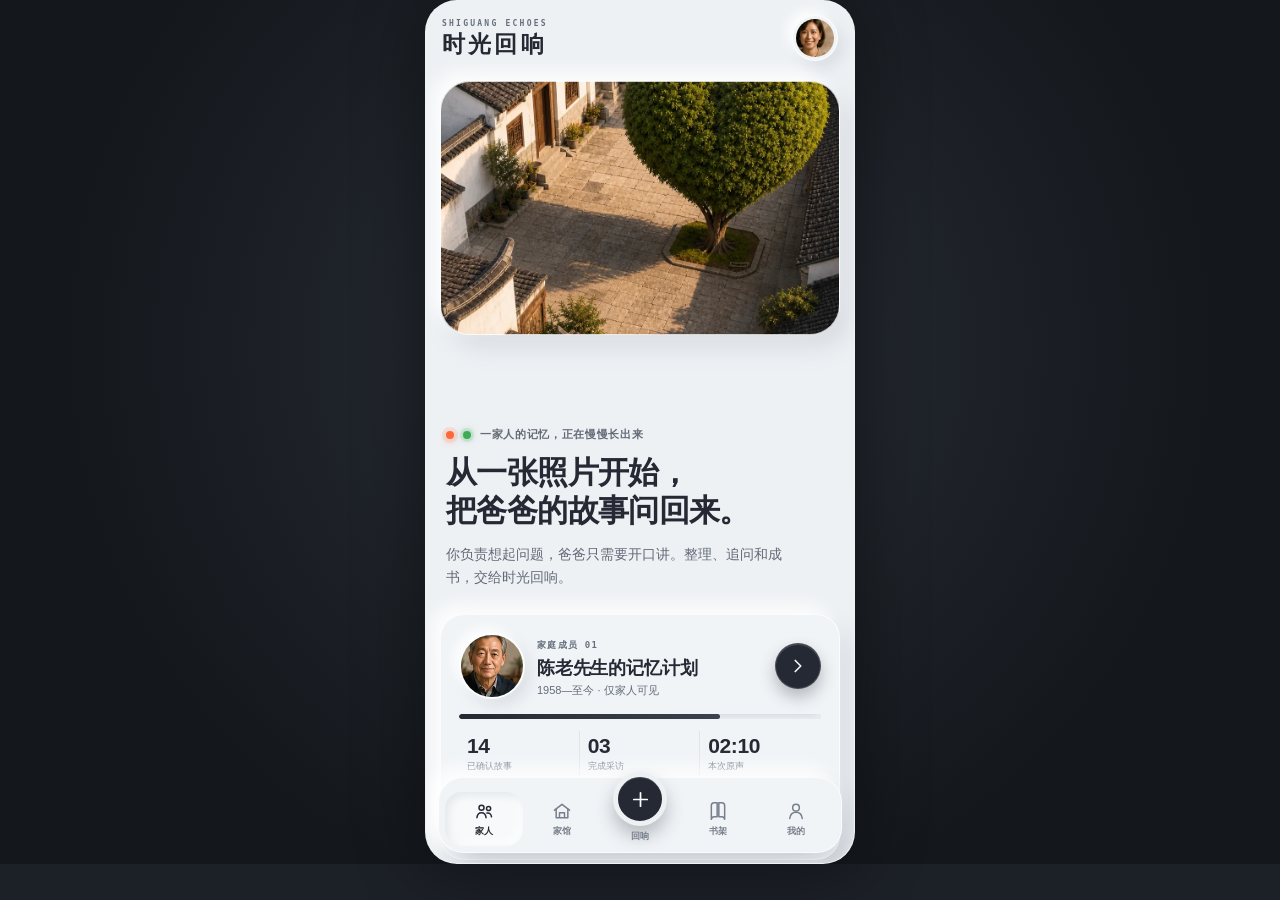
<file: index.html>
<!doctype html>
<html lang="zh-CN">
<head>
  <meta charset="utf-8">
  <meta name="viewport" content="width=device-width,initial-scale=1,viewport-fit=cover">
  <meta name="theme-color" content="#17110b">
  <meta name="description" content="时光回响路演 H5：家人发起采访，让长辈的亲口讲述进入 3D 家庭记忆馆并汇集为人生之书。">
  <title>时光回响 · 家庭记忆馆</title>
  <link rel="stylesheet" href="styles.css?v=3.0.23c">
  <link rel="stylesheet" href="panorama.css?v=3.0.23">
</head>
<body data-shell="family">
  <svg class="svg-sprite" aria-hidden="true">
    <symbol id="i-back" viewBox="0 0 24 24"><path d="m15 18-6-6 6-6"/></symbol>
    <symbol id="i-chev" viewBox="0 0 24 24"><path d="m9 18 6-6-6-6"/></symbol>
    <symbol id="i-up" viewBox="0 0 24 24"><path d="m6 15 6-6 6 6"/></symbol>
    <symbol id="i-down" viewBox="0 0 24 24"><path d="m6 9 6 6 6-6"/></symbol>
    <symbol id="i-x" viewBox="0 0 24 24"><path d="m6 6 12 12M18 6 6 18"/></symbol>
    <symbol id="i-menu" viewBox="0 0 24 24"><path d="M5 7h14M5 12h14M5 17h14"/></symbol>
    <symbol id="i-home" viewBox="0 0 24 24"><path d="m3 11 9-7 9 7"/><path d="M5 10v10h14V10M9 20v-6h6v6"/></symbol>
    <symbol id="i-people" viewBox="0 0 24 24"><circle cx="9" cy="8" r="3"/><path d="M3.5 20c.4-4.1 2.2-6 5.5-6s5.1 1.9 5.5 6"/><circle cx="17.5" cy="9" r="2.5"/><path d="M15.5 14.5c3.2-.6 5.1 1.1 5.5 4.5"/></symbol>
    <symbol id="i-plus" viewBox="0 0 24 24"><path d="M12 5v14M5 12h14"/></symbol>
    <symbol id="i-book" viewBox="0 0 24 24"><path d="M4 5.5A3.5 3.5 0 0 1 7.5 2H11v17H7.5A3.5 3.5 0 0 0 4 22Z"/><path d="M20 5.5A3.5 3.5 0 0 0 16.5 2H13v17h3.5A3.5 3.5 0 0 1 20 22Z"/></symbol>
    <symbol id="i-user" viewBox="0 0 24 24"><circle cx="12" cy="8" r="4"/><path d="M4.5 21c.5-5 3-7.5 7.5-7.5s7 2.5 7.5 7.5"/></symbol>
    <symbol id="i-mic" viewBox="0 0 24 24"><rect x="8" y="3" width="8" height="13" rx="4"/><path d="M5 11a7 7 0 0 0 14 0M12 18v3M8 21h8"/></symbol>
    <symbol id="i-play" viewBox="0 0 24 24"><path d="m8 5 11 7-11 7Z"/></symbol>
    <symbol id="i-pause" viewBox="0 0 24 24"><path d="M8 5v14M16 5v14"/></symbol>
    <symbol id="i-check" viewBox="0 0 24 24"><path d="m5 12 4 4L19 6"/></symbol>
    <symbol id="i-lock" viewBox="0 0 24 24"><rect x="5" y="10" width="14" height="11" rx="2"/><path d="M8 10V7a4 4 0 0 1 8 0v3"/></symbol>
    <symbol id="i-photo" viewBox="0 0 24 24"><rect x="3" y="4" width="18" height="16" rx="2"/><circle cx="9" cy="9" r="2"/><path d="m4 17 5-5 4 4 2-2 5 5"/></symbol>
    <symbol id="i-send" viewBox="0 0 24 24"><path d="m3 11 18-8-8 18-2-8Z"/><path d="m11 13 5-5"/></symbol>
    <symbol id="i-clock" viewBox="0 0 24 24"><circle cx="12" cy="12" r="9"/><path d="M12 7v5l3 2"/></symbol>
    <symbol id="i-more" viewBox="0 0 24 24"><circle cx="5" cy="12" r="1.2"/><circle cx="12" cy="12" r="1.2"/><circle cx="19" cy="12" r="1.2"/></symbol>
    <symbol id="i-volume" viewBox="0 0 24 24"><path d="M5 10v4h3l4 4V6L8 10Z"/><path d="M16 9a5 5 0 0 1 0 6M18.5 6.5a8.5 8.5 0 0 1 0 11"/></symbol>
    <symbol id="i-door" viewBox="0 0 24 24"><path d="M5 21V4l12-2v19M5 21h14"/><circle cx="14" cy="12" r=".8"/></symbol>
    <symbol id="i-spark" viewBox="0 0 24 24"><path d="m12 2 1.3 5.7L19 9l-5.7 1.3L12 16l-1.3-5.7L5 9l5.7-1.3Z"/><path d="m19 15 .6 2.4L22 18l-2.4.6L19 21l-.6-2.4L16 18l2.4-.6Z"/></symbol>
    <symbol id="i-share" viewBox="0 0 24 24"><circle cx="18" cy="5" r="2.5"/><circle cx="6" cy="12" r="2.5"/><circle cx="18" cy="19" r="2.5"/><path d="m8.2 10.8 7.6-4.5M8.2 13.2l7.6 4.5"/></symbol>
    <symbol id="i-box" viewBox="0 0 24 24"><path d="m4 7 8-4 8 4-8 4Z"/><path d="M4 7v10l8 4 8-4V7M12 11v10"/></symbol>
    <symbol id="i-rotate" viewBox="0 0 24 24"><path d="M20 8a8 8 0 1 0 .7 6.7"/><path d="M20 3v5h-5"/></symbol>
  </svg>

  <div class="app" id="app">
    <section class="screen is-active family-home" id="s-family" data-shell="family" aria-labelledby="family-title">
      <header class="topbar topbar--transparent">
        <div class="brand-lockup">
          <small>SHIGUANG ECHOES</small>
          <strong>时光回响</strong>
        </div>
        <button class="avatar-button" data-go="s-me" aria-label="打开我的页面"><img src="assets/people/daughter.jpg" alt="小陈"></button>
      </header>
      <div class="family-hero">
        <div class="hero-kicker"><span class="led led--green"></span>一家人的记忆，正在慢慢长出来</div>
        <h1 id="family-title">从一张照片开始，<br>把爸爸的故事问回来。</h1>
        <p>你负责想起问题，爸爸只需要开口讲。整理、追问和成书，交给时光回响。</p>
      </div>

      <article class="project-card brass-card">
        <div class="project-card__top">
          <div class="portrait portrait--lg"><img src="assets/people/dad.jpg" alt="陈老先生"></div>
          <div class="project-card__identity"><span>家庭成员 01</span><h2>陈老先生的记忆计划</h2><p>1958—至今 · 仅家人可见</p></div>
          <button class="icon-button icon-button--dark" data-go="s-project" aria-label="打开项目"><svg class="icon"><use href="#i-chev"/></svg></button>
        </div>
        <div class="progress-track"><i style="width:72%"></i></div>
        <div class="project-stats"><div><b>14</b><span>已确认故事</span></div><div><b>03</b><span>完成采访</span></div><div><b>02:10</b><span>本次原声</span></div></div>
        <button class="primary-button primary-button--wide" data-go="s-project">继续整理爸爸的故事<svg class="icon"><use href="#i-chev"/></svg></button>
      </article>

      <section class="section-block pending-card">
        <div class="section-heading"><div><span>本周的一问</span><h2>一张照片，等爸爸开口</h2></div><span class="status-pill status-pill--warm">待发送</span></div>
        <button class="story-row" data-go="s-create">
          <img src="assets/story/wenrufang-1978.webp" alt="文儒坊门洞旁的陈老先生，用户提供的演示照片">
          <span><b id="familyQuestionText">站在文儒坊门洞旁边的人，是您吗？</b><small>小陈准备发起采访</small></span>
          <svg class="icon"><use href="#i-chev"/></svg>
        </button>
      </section>

      <section class="section-block recent-card">
        <div class="section-heading"><div><span>最近收进家馆</span><h2>父亲确认过的片段</h2></div><button class="text-button" data-go="s-home">进入家馆</button></div>
        <div class="memory-strip">
          <article><span class="year">2012</span><b>退休那天的茶</b><small>原声 · 00:17</small></article>
          <article><span class="year">1990</span><b>台风夜守屋</b><small>原声 · 00:18</small></article>
          <article><span class="year">1986</span><b>搬进老房子的那天</b><small>原声 · 00:20</small></article>
        </div>
      </section>
      <div class="screen-bottom-space"></div>
    </section>

    <section class="screen paper-screen" id="s-project" data-shell="family" aria-labelledby="project-title">
      <header class="topbar">
        <button class="icon-button" data-back aria-label="返回"><svg class="icon"><use href="#i-back"/></svg></button>
        <div class="topbar-title"><small>家庭成员</small><strong id="project-title">陈老先生</strong></div>
        <button class="icon-button is-coming" data-toast="项目设置将在正式版开放" aria-label="更多设置"><svg class="icon"><use href="#i-more"/></svg></button>
      </header>
      <div class="person-hero">
        <div class="portrait portrait--xl"><img src="assets/people/dad.jpg" alt="陈老先生"></div>
        <div><span class="eyebrow">MEMORY PROJECT 01</span><h1>爸爸的人生故事</h1><p>14 段本人确认 · 3 次家人采访</p></div>
      </div>
      <div class="project-meter"><div class="project-meter__label"><span>人生之书完成度</span><strong>72%</strong></div><div class="progress-track progress-track--paper"><i style="width:72%"></i></div><p>已收录 14 段本人确认的记忆；完成下一次采访即可形成第一版完整章节。</p></div>

      <section class="section-block section-block--flat">
        <div class="section-heading"><div><span>下一次采访</span><h2>从文儒坊这张照片开始</h2></div></div>
        <article class="feature-story">
          <div class="feature-story__image"><img src="assets/story/wenrufang-1978.webp" alt="文儒坊门洞旧照，用户提供的演示照片"><span>用户提供的演示照片</span></div>
          <div class="feature-story__body"><b>“这个门后面，就是我们每天回家的路。”</b><p>围绕人物、声音、邻里和变化，AI 会逐步追问。</p></div>
          <button class="primary-button primary-button--wide" data-go="s-create"><svg class="icon"><use href="#i-mic"/></svg>发起这次采访</button>
        </article>
      </section>

      <section class="section-block section-block--flat">
        <div class="section-heading"><div><span>已经留下的年份</span><h2>爸爸的人生时间线</h2></div><button class="text-button" data-go="s-gallery">走进长廊</button></div>
        <div class="timeline-mini">
          <div><time>1958</time><i></i><span><b>出生在福州</b><small>家庭资料</small></span></div>
          <div><time>1975</time><i></i><span><b>第一份工作</b><small>原声 · 00:35</small></span></div>
          <div><time>1978</time><i></i><span><b>文儒坊的照片</b><small>本次采访</small></span></div>
          <div><time>2012</time><i></i><span><b>退休那天</b><small>本人已确认</small></span></div>
        </div>
      </section>
      <div class="screen-bottom-space"></div>
    </section>

    <section class="screen paper-screen" id="s-create" data-shell="family" aria-labelledby="create-title">
      <header class="topbar">
        <button class="icon-button" data-back aria-label="返回"><svg class="icon"><use href="#i-back"/></svg></button>
        <div class="topbar-title"><small>一次只问一件事</small><strong id="create-title">发起采访</strong></div>
        <span class="step-count" id="createStepCount">1 / 3</span>
      </header>
      <div class="step-rail" aria-label="采访创建步骤"><i class="is-on"></i><i></i><i></i></div>

      <div class="create-step is-on" data-create-step="0">
        <div class="step-intro"><span>第一步</span><h1>选择一张能让爸爸开口的照片</h1><p>不要一次讲完整个人生，先从一个具体画面开始。</p></div>
        <button class="photo-picker is-selected">
          <img src="assets/story/wenrufang-1978.webp" alt="文儒坊门洞旁的陈老先生，用户提供的演示照片">
          <span class="photo-picker__check"><svg class="icon"><use href="#i-check"/></svg></span>
          <span class="photo-picker__caption"><b>文儒坊门洞</b><small>1978 年 · 用户提供的演示照片</small></span>
        </button>
        <button class="secondary-button secondary-button--wide" data-toast="Demo 已固定使用文儒坊案例照片"><svg class="icon"><use href="#i-plus"/></svg>从相册添加另一张</button>
      </div>

      <div class="create-step" data-create-step="1">
        <div class="step-intro"><span>第二步</span><h1>先问一个最容易回答的问题</h1><p>问题越具体，越容易带回声音、人物和生活细节。</p></div>
        <div class="question-editor">
          <span class="question-editor__label">你想问爸爸</span>
          <textarea id="questionInput" rows="5">您先看看，站在文儒坊门洞旁边的这个人，是您吗？</textarea>
          <div class="question-editor__tip"><svg class="icon"><use href="#i-spark"/></svg><span><b>AI 建议</b>先确认照片里的人，再追问这张照片为什么重要。</span></div>
        </div>
        <div class="suggestion-chips"><button data-question="女儿为什么特别想在这个门口给您拍照？">为什么在这里拍？</button><button data-question="您那时候每天经过这道门，通常是去做什么？">每天从这里去哪？</button></div>
      </div>

      <div class="create-step" data-create-step="2">
        <div class="step-intro"><span>第三步</span><h1>看看爸爸将收到什么</h1><p>他只会看到照片、你的问题和一个开始按钮。</p></div>
        <div class="invite-preview-card">
          <div class="invite-preview-card__sender"><img src="assets/people/daughter.jpg" alt="小陈"><span><small>您的女儿 · 小陈</small><b>想请您聊聊这张旧照片</b></span></div>
          <img class="invite-preview-card__photo" src="assets/story/wenrufang-1978.webp" alt="文儒坊门洞旧照，用户提供的演示照片">
          <blockquote id="inviteQuestion">“您先看看，站在文儒坊门洞旁边的这个人，是您吗？”</blockquote>
          <div class="privacy-line"><svg class="icon"><use href="#i-lock"/></svg>只有您同意的家人可以看见</div>
        </div>
      </div>

      <div class="sticky-action">
        <button class="secondary-button" id="createPrev" hidden>上一步</button>
        <button class="primary-button" id="createNext">选好了，写问题</button>
      </div>
    </section>

    <section class="screen paper-screen" id="s-invite-sent" data-shell="family" aria-labelledby="sent-title">
      <header class="topbar">
        <button class="icon-button" data-go="s-project" aria-label="返回项目"><svg class="icon"><use href="#i-back"/></svg></button>
        <div class="topbar-title"><small>采访任务</small><strong id="sent-title">邀请已准备好</strong></div>
        <button class="icon-button" id="shareInterviewLink" aria-label="分享采访链接"><svg class="icon"><use href="#i-share"/></svg></button>
      </header>
      <div class="success-seal"><svg class="icon"><use href="#i-send"/></svg><i></i></div>
      <div class="success-copy"><span>INVITATION READY</span><h1>这一问，已经送到爸爸面前。</h1><p>正式产品会通过微信送达。本次路演直接查看陈老先生收到的页面。</p></div>
      <section class="share-link-card" aria-labelledby="share-link-title">
        <div class="share-link-card__head"><span><svg class="icon"><use href="#i-share"/></svg></span><div><small>WECHAT INTERVIEW LINK</small><h2 id="share-link-title">微信采访链接已生成</h2></div></div>
        <label for="interviewShareUrl">陈老先生打开链接后，直接进入极简采访页</label>
        <div class="share-link-field"><input id="interviewShareUrl" readonly aria-label="采访链接"><button id="copyInterviewLink">复制</button></div>
        <p id="shareLinkHint">当前为本地演示地址；部署到公网域名后，可从微信直接打开同一路由。</p>
        <div class="share-link-actions"><button class="secondary-button" id="openInterviewLink">打开链接</button><button class="primary-button" id="wechatShareLink"><svg class="icon"><use href="#i-send"/></svg>发送给爸爸</button><button class="share-preview-button" data-go="s-elder-invite">查看陈老先生收到的采访页<svg class="icon"><use href="#i-chev"/></svg></button></div>
      </section>
      <div class="task-route">
        <div class="is-done"><i><svg class="icon"><use href="#i-check"/></svg></i><span><b>邀请已生成</b><small>照片和问题已就绪</small></span><time>刚刚</time></div>
        <div class="is-current"><i></i><span><b>等待陈老先生打开</b><small>路演下一步将切换为长辈视图</small></span></div>
        <div><i></i><span><b>回答并确认</b><small>确认后才会进入家馆</small></span></div>
      </div>
    </section>

    <section class="screen elder-screen elder-invite" id="s-elder-invite" data-shell="elder" aria-labelledby="elder-invite-title">
      <header class="elder-topbar"><span class="wechat-mark">家人采访</span><span><svg class="icon"><use href="#i-lock"/></svg>仅家人可见</span></header>
      <div class="elder-sender">
        <img src="assets/people/daughter.jpg" alt="小陈">
        <div><small>您的女儿 · 小陈</small><h1 id="elder-invite-title">爸，想请您聊聊往事</h1></div>
      </div>
      <article class="elder-photo-card">
        <img src="assets/story/wenrufang-1978.webp" alt="文儒坊门洞旁的陈老先生，用户提供的演示照片">
        <span>1978 年 · 文儒坊</span>
      </article>
      <blockquote class="elder-question" id="elderQuestionText">“您先看看，站在文儒坊门洞旁边的这个人，是您吗？”</blockquote>
      <div class="elder-promise"><svg class="icon"><use href="#i-volume"/></svg><p><b>像平常聊天一样说就好</b><span>可以停顿，也可以重新说。原声会完整保留，整理后仍要由您确认。</span></p></div>
      <div class="elder-promise"><svg class="icon"><use href="#i-lock"/></svg><p><b>您决定谁能看</b><span>没有您的确认，这段故事不会进入家庭记忆馆。</span></p></div>
      <div class="sticky-action sticky-action--elder">
        <button class="elder-primary" data-go="s-interview"><svg class="icon"><use href="#i-mic"/></svg>开始讲这张照片</button>
        <button class="elder-secondary" data-go="s-elder-home">稍后再说</button>
      </div>
    </section>

    <section class="screen elder-screen" id="s-elder-home" data-shell="elder" aria-labelledby="elder-home-title">
      <header class="elder-topbar"><button class="icon-button" data-go="s-family" aria-label="退出长辈演示"><svg class="icon"><use href="#i-x"/></svg></button><span><svg class="icon"><use href="#i-lock"/></svg>陈老先生的私人空间</span></header>
      <div class="elder-home-hello"><div class="portrait portrait--xl"><img src="assets/people/dad.jpg" alt="陈老先生"></div><small>下午好</small><h1 id="elder-home-title">陈老先生</h1><p>今天只需要做一件事。</p></div>
      <button class="elder-task-card" data-go="s-elder-invite"><span class="task-number">1</span><span><small>女儿小陈发来的问题</small><b>看看文儒坊这张照片</b><em>预计 3 分钟</em></span><svg class="icon"><use href="#i-chev"/></svg></button>
      <div class="elder-home-grid"><button data-go="s-interview"><svg class="icon"><use href="#i-mic"/></svg><span><b>继续讲述</b><small>上次停在这里</small></span></button><button data-go="s-home"><svg class="icon"><use href="#i-home"/></svg><span><b>进入家馆</b><small>看看留下的故事</small></span></button></div>
    </section>

    <section class="screen interview-screen interview-chat-screen" id="s-interview" data-shell="elder" aria-labelledby="interview-title">
      <header class="interview-topbar">
        <button class="icon-button icon-button--dark" data-go="s-elder-invite" aria-label="返回邀请"><svg class="icon"><use href="#i-back"/></svg></button>
        <div><small><i class="led led--green"></i>采访进行中 · 仅家人可见</small><strong id="interview-title">聊聊文儒坊吧</strong></div>
        <button class="text-button text-button--light" data-go="s-confirm">结束</button>
      </header>
      <button class="interview-context" id="interviewContext" aria-expanded="false">
        <img src="assets/story/wenrufang-1978.webp" alt="文儒坊门洞旧照，用户提供的演示照片">
        <span><small>本次采访线索 · 1978 年</small><b>文儒坊门洞旁的陈老先生</b><em>点击查看照片</em></span>
        <svg class="icon"><use href="#i-chev"/></svg>
      </button>
      <div class="chat-thread" id="chatThread" aria-live="polite" aria-label="AI 采访者鲁小豫与陈老先生的追问对话"></div>
      <div class="chat-composer">
        <div class="chat-composer__status"><span><i class="led led--green"></i>原声已保留</span><b id="chatRound">第 1 / 8 轮</b></div>
        <div class="chat-composer__progress"><i id="chatProgressBar"></i></div>
        <div class="chat-composer__controls">
          <div class="recorder-display"><span>ORIGINAL VOICE</span><b id="audioTime">00:00</b><small>/ 02:47</small></div>
          <button class="record-control record-control--chat" data-audio-toggle aria-label="播放原声"><svg class="icon icon-play"><use href="#i-play"/></svg><svg class="icon icon-pause"><use href="#i-pause"/></svg></button>
          <button class="next-question next-question--chat" id="nextQuestion"><span>继续追问</span><svg class="icon"><use href="#i-chev"/></svg></button>
        </div>
        <div class="conversation-waveform" id="conversationWaveform" aria-hidden="true"></div>
        <button class="primary-button primary-button--wide interview-finish" data-go="s-confirm">完成采访，生成整理稿</button>
      </div>
    </section>

    <section class="screen paper-screen confirm-screen" id="s-confirm" data-shell="elder" aria-labelledby="confirm-title">
      <header class="topbar">
        <button class="icon-button" data-go="s-interview" aria-label="返回采访"><svg class="icon"><use href="#i-back"/></svg></button>
        <div class="topbar-title"><small>由您做最后决定</small><strong>确认这段记忆</strong></div>
        <span class="privacy-badge"><svg class="icon"><use href="#i-lock"/></svg>私密</span>
      </header>
      <article class="story-proof">
        <div class="story-proof__photo"><img src="assets/story/wenrufang-1978.webp" alt="文儒坊门洞旧照，用户提供的演示照片"><span>1978 年 · 文儒坊</span></div>
        <div class="story-proof__head"><span>AI 整理稿 · 等待本人确认</span><h1 id="confirm-title">门洞后面，就是家</h1><p>讲述者：陈老先生 · 发起人：女儿小陈</p><span class="status-pill status-pill--info" id="confirmStateBadge" style="display:inline-block;margin-top:8px">已录制 0/8 轮 · 演示直入</span></div>
        <div class="story-proof__copy">
          <p>照片里，陈老先生大约五十岁。女儿临去外地读书前，特意借来相机，请父亲站在文儒坊门口留下一张照片。</p>
          <p>这道门不是一处景点，而是每天生活的路径：早晨买菜、上班，送女儿到巷口；晚上远远看见“文儒坊”三个字，心里就知道到家了。</p>
          <p>木门声、自行车铃、推车碾过石板路的声音，还有门边择菜的林依姆，共同构成了他记忆里的家。</p>
          <blockquote>“普通日子加在一起，才是我们说的家。”</blockquote>
        </div>
        <button class="proof-audio" data-audio-toggle><svg class="icon"><use href="#i-play"/></svg><span><b>听陈老先生的原声</b><small>用户提供音频 · 8 段 · 02:10</small></span><em id="proofAudioTime">00:00</em></button>
        <div class="proof-source"><svg class="icon"><use href="#i-check"/></svg><span><b>整理依据可追溯</b><small>1 张照片 · 8 轮问答 · 16 段原声</small></span></div>
      </article>
      <div class="sticky-action sticky-action--stack">
        <button class="elder-primary" id="confirmMemory"><svg class="icon"><use href="#i-check"/></svg>确认收入我的记忆馆</button>
        <button class="elder-secondary" data-go="s-interview">返回修改</button>
      </div>
    </section>

    <section class="screen reveal-screen" id="s-confirmed" data-shell="elder" aria-labelledby="confirmed-title">
      <div class="reveal-copy">
        <span class="reveal-confirm-mark" aria-hidden="true"><svg class="icon"><use href="#i-check"/></svg></span>
        <h1 id="confirmed-title">这段声音，<br>已经有了归处。</h1>
        <p>《门洞后面，就是家》已收入陈老先生的记忆馆。</p>
      </div>
      <figure class="reveal-archive-visual" aria-label="1978 年文儒坊旧照与声音归档轨迹">
        <svg class="reveal-wave" viewBox="0 0 300 84" preserveAspectRatio="none" aria-hidden="true"><path d="M0,34.3 L4,26.7 L8,26.3 L13,24.9 L18,70.3 L22,27.1 L29,71.3 L33,57.6 L40,35.0 L48,18.6 L54,35.9 L62,57.5 L70,16.7 L75,52.9 L81,55.4 L87,22.2 L92,48.7 L100,65.5 L107,47.7 L111,25.1 L118,34.9 L125,22.3 L130,17.2 L134,34.7 L139,58.7 L144,50.6 L150,65.2 L157,55.6 L163,63.6 L167,55.0 L174,54.7 L182,46.0 L187,48.9 L195,58.6 L201,58.3 L207,23.7 L212,35.6 L216,24.5 L224,50.4 L232,31.8 L240,52.2 L248,30.5 L255,35.8 L260,36.6 L265,39.2 L270,33.6 L277,51.9 L285,35.6 L289,47.8 L297,44.9"/></svg>
        <span class="reveal-photo-wrap"><img class="reveal-photo" src="assets/story/wenrufang-1978.webp" alt=""><i class="reveal-photo-fade" aria-hidden="true"></i></span>
        <i class="reveal-link-line" aria-hidden="true"></i>
        <i class="reveal-link-dot" aria-hidden="true"></i>
      </figure>
      <ol class="reveal-list" aria-label="记忆归档结果">
        <li><span class="reveal-list__node" aria-hidden="true"><svg class="icon"><use href="#i-photo"/></svg></span><b>照片墙亮起一格</b></li>
        <li><span class="reveal-list__node" aria-hidden="true"><svg class="icon"><use href="#i-volume"/></svg></span><b>记忆馆新增一段原声</b></li>
        <li><span class="reveal-list__node" aria-hidden="true"><svg class="icon"><use href="#i-book"/></svg></span><b>这段声音已收入人生之书</b></li>
      </ol>
      <div class="sticky-action sticky-action--stack sticky-action--dark">
        <button class="primary-button primary-button--gold primary-button--wide" data-go="s-home"><svg class="icon"><use href="#i-door"/></svg>去家馆看看</button>
        <button class="text-button text-button--light" data-go="s-family">回到小陈的页面</button>
      </div>
    </section>

    <section class="screen screen--3d" id="s-home" data-shell="shared" data-dock="home" aria-label="陈家 360 度家庭记忆馆">
      <div class="room" id="glRoom">
        <canvas id="gl" aria-label="可拖动查看的 360 度家庭院落"></canvas>
        <div class="glboot" id="glBoot"><span class="led led--amber"></span><span>正在加载写实家馆…</span></div>
        <div class="glboot glboot--err" id="glErr" hidden><div><b>3D 场景没有成功加载</b><br><small>请刷新后重试，或返回家人首页。</small></div></div>
        <div class="hud">
          <div class="hud__spots"></div>
          <div class="hud__top">
            <button class="icon-button icon-button--dark" data-go="s-family" aria-label="返回家人首页"><svg class="icon"><use href="#i-back"/></svg></button>
            <div class="hud__brand" style="flex:1">陈家院落<small>陈老先生房间已点亮 · 其余房间尚未开始</small></div>
            <span class="hud__led"><i class="led led--green"></i>私密</span>
          </div>
          <div class="hud__chip"><span class="read">14</span><span class="dim">段回忆</span><i></i><span class="read">03</span><span class="dim">叙事镜头</span><i></i><span class="read">360°</span><span class="dim">拖动环视</span></div>
          <div class="hud__hint"><svg class="icon chev"><use href="#i-up"/></svg>点击进入房间 · 也可横向拖动环视</div>
          <div class="hud__stage" id="roomStage"><span class="led led--amber"></span><span>院落高点</span></div>
          <div class="hud__arrival">
            <div class="room-result-card room-radio-card">
              <div class="radio-live-mark"><i class="led led--green"></i><span>3D 收音机正在播放</span></div>
              <div><small>1978 · 文儒坊 · 陈老先生原声</small><b>门洞后面，就是家</b><span id="roomSubtitle">“是我。那时候大概五十岁……”</span></div>
              <button class="icon-button icon-button--dark" data-audio-toggle aria-label="播放陈老先生原声"><svg class="icon"><use href="#i-play"/></svg></button>
            </div>
            <div class="room-actions"><button class="room-book-link" data-go="s-book"><svg class="icon"><use href="#i-book"/></svg><span><b>翻开人生之书</b><small>新增了文儒坊章节</small></span></button><button class="room-gallery-cta" data-go="s-gallery"><svg class="icon"><use href="#i-door"/></svg><span><b>走进记忆长廊</b><small>沿着 14 段回忆走到书架</small></span><svg class="icon"><use href="#i-chev"/></svg></button></div>
          </div>
        </div>
      </div>
      <div class="hall__spacer"></div>
    </section>

    <section class="screen screen--3d" id="s-gallery" data-shell="immersive" data-hall="gallery" aria-label="陈老先生的记忆长廊">
      <div class="hall">
        <div class="hall__world"></div>
        <div class="hall__vignette"></div>
        <div class="hud">
          <div class="hud__top">
            <button class="icon-button icon-button--dark" data-go="s-home" aria-label="返回陈家院落"><svg class="icon"><use href="#i-back"/></svg></button>
            <div class="hud__brand hud__brand--title" style="flex:1">陈老先生的记忆馆<small>走过 14 段已确认的回忆，抵达人生之书</small></div>
            <div class="portrait portrait--sm portrait--dark"><img src="assets/people/dad.jpg" alt="陈老先生"></div>
          </div>
          <div class="hud__chip"><span class="read">14</span><span class="dim">段已确认</span><i></i><span class="dim">仅家人可见</span></div>
          <div class="hud__hint"><svg class="icon chev"><use href="#i-up"/></svg>向上滑动 · 走过每一段回忆</div>
          <div class="hud__arrival">
            <div class="shelf-arrival"><span>长廊尽头</span><b>陈老先生的人生之书</b><small>已经收录 14 段本人确认的记忆</small></div>
            <button class="primary-button primary-button--gold primary-button--wide" data-go="s-book"><svg class="icon"><use href="#i-book"/></svg>从书架取下这本书</button>
          </div>
        </div>
      </div>
      <div class="hall__spacer"></div>
    </section>

    <section class="screen book-screen" id="s-book" data-shell="immersive" aria-labelledby="book-title">
      <header class="book-topbar">
        <button class="icon-button icon-button--dark" data-go="s-home" aria-label="返回家馆"><svg class="icon"><use href="#i-back"/></svg></button>
        <div><small>陈老先生的人生之书</small><strong id="book-title">沿着门洞，回到家</strong></div>
        <button class="icon-button icon-button--dark" data-go="s-book-customize" aria-label="预览实体书"><svg class="icon"><use href="#i-box"/></svg></button>
      </header>
      <div class="book-stage">
        <div class="book-shadow"></div>
        <div class="single-book" id="singleBook">
          <div class="book-cover-back"></div>
          <div class="book-page-stack"></div>
          <article class="book-leaf is-active cover-photo-leaf" data-page="0">
            <img src="assets/story/book-cover-guitu.webp" alt="《归途 · 陈怀远先生口述记忆》封面：THE WAY HOME，女儿记录整理，福州文儒坊 2026">
          </article>
          <article class="book-leaf chapter-leaf" data-page="1">
            <div class="folio"><span>第一部分</span><b>01</b></div>
            <div class="chapter-heading"><span>PART ONE</span><h2>门洞、脚步<br>与回家的声音</h2><p>从一张 1978 年的照片开始</p></div>
            <div class="chapter-landscape" aria-hidden="true"><i></i><i></i><i></i><span></span></div>
            <p class="page-note">所有故事均由陈老先生亲口讲述并确认。</p>
          </article>
          <article class="book-leaf" data-page="2">
            <div class="folio"><span>人物小传</span><b>02</b></div><h2>陈老先生</h2><p class="lead">一位把“家”记在脚步和声音里的人。</p><div class="profile-page"><img src="assets/people/dad.jpg" alt="陈老先生"><dl><div><dt>出生</dt><dd>1958 · 福州</dd></div><div><dt>记录</dt><dd>14 段确认记忆</dd></div><div><dt>讲述</dt><dd>3 次家庭采访</dd></div></dl></div><p class="page-note">本书内容来自本人亲口讲述并确认。</p>
          </article>
          <article class="book-leaf editorial-photo-leaf" data-page="3">
            <div class="folio"><span>1978 · 文儒坊</span><b>03</b></div><h2>门洞后面，<br>就是家</h2><div class="page-photo"><img src="assets/story/wenrufang-1978.webp" alt="文儒坊门洞旧照，用户提供的演示照片"><span>用户提供的演示照片</span></div><p>女儿临去外地读书前，借来一台相机，在每天经过的门口为父亲留下这张照片。</p>
          </article>
          <article class="book-leaf sound-leaf" data-page="4">
            <div class="folio"><span>生活的声音</span><b>04</b></div><blockquote class="book-quote">“远远看见‘文儒坊’三个字，心里就知道到家了。”</blockquote><p>清晨先是各家开木门，接着是自行车铃，还有卖菜人的推车碾过石板路。</p><button class="paper-audio" data-audio-toggle><svg class="icon"><use href="#i-volume"/></svg><span><b>听陈老先生亲口讲</b><small>原声 8 段 · 02:10</small></span></button><p class="page-note">原声与整理文字共同保存。</p>
          </article>
          <article class="book-leaf neighbor-leaf" data-page="5">
            <div class="folio"><span>邻里</span><b>05</b></div><h2>门边的林依姆</h2><p class="lead">天气好时，她常坐在门边择菜。</p><p>孩子放学回来，她一眼就认得是谁家的。哪家大人回来晚，她也会帮忙看一会儿孩子。</p><div class="ink-illustration"><i></i><i></i><i></i><span>一条巷子，也是一个互相照看的家。</span></div>
          </article>
          <article class="book-leaf archive-leaf" data-page="6">
            <div class="folio"><span>影像档案</span><b>06</b></div><h2>一条巷子，<br>一座船厂。</h2>
            <div class="archive-grid"><figure><img src="assets/story/wenrufang-1978.webp" alt="文儒坊门洞旧照"><figcaption>文儒坊 · 每天经过的门洞</figcaption></figure><figure><img src="assets/memories/1982-shipyard.webp" alt="船政码头旧照"><figcaption>船政的码头 · 1982</figcaption></figure></div>
            <p class="archive-note">左页是每天经过的文儒坊门洞，右页是 1982 年的船政码头。照片之外，原声继续补回当时的声音与邻里。</p>
          </article>
          <article class="book-leaf final-leaf" data-page="7">
            <div class="folio"><span>未完待续</span><b>07</b></div><h2>让这些普通日子，<br>留在家里。</h2><p>这本书会随着每一次采访继续生长。确认内容后，可以选择蓝印花布、裸脊锁线与函套结构，制作成真正能交到家人手中的纸书。</p><button class="make-book-button" data-go="s-book-customize"><svg class="icon"><use href="#i-box"/></svg><span><b>制作实体书</b><small>预览封面、裸脊与蓝印花布函套</small></span><svg class="icon"><use href="#i-chev"/></svg></button>
          </article>
        </div>
        <div class="page-turn-shade" aria-hidden="true"></div>
      </div>
      <div class="book-controls">
        <button id="bookPrev" aria-label="上一页"><svg class="icon"><use href="#i-back"/></svg><span>上一页</span></button>
        <div><output id="bookPageOutput">封面</output><i><b id="bookProgress"></b></i></div>
        <button id="bookNext"><span>翻开</span><svg class="icon"><use href="#i-chev"/></svg></button>
      </div>
      <p class="book-gesture-hint">点击按钮或轻扫翻页 · 单页阅读适配 iPhone</p>
    </section>

    <section class="screen customizer-screen" id="s-book-customize" data-shell="immersive" aria-labelledby="customizer-title">
      <header class="customizer-topbar">
        <button class="icon-button icon-button--dark" data-go="s-book" aria-label="返回阅读"><svg class="icon"><use href="#i-back"/></svg></button>
        <div><small>PHYSICAL BOOK STUDIO</small><strong id="customizer-title">制作实体书</strong></div>
        <button class="save-design" data-toast="当前方案已保留在本次演示中">保存方案</button>
      </header>
      <div class="customizer-tabs" role="tablist" aria-label="实体书设计步骤"><button class="is-on" data-custom-tab="three" role="tab">3D 成品</button><button data-custom-tab="cover" role="tab">封面</button><button data-custom-tab="package" role="tab">外包装</button></div>
      <div class="customizer-stage">
        <canvas id="book3d" aria-label="可拖动旋转的 3D 实体书和包装预览"></canvas>
        <span class="model-badge">实时 3D 成品预览</span>
        <span class="model-tip"><svg class="icon"><use href="#i-rotate"/></svg>拖动旋转 · 双指缩放</span>
        <div class="view-switch"><button data-book-view="book">只看书本</button><button class="is-on" data-book-view="set">书本与函套</button><button data-book-view="package">只看包装</button></div>
      </div>
      <div class="customizer-panel is-on" data-custom-panel="three">
        <span class="eyebrow">CURRENT DESIGN</span><h2>陈老先生的人生故事</h2><div class="summary-grid"><div><span>封面</span><b id="summaryCover">蓝印白布</b></div><div><span>包装</span><b id="summaryPackage">蓝印花布书函</b></div><div><span>装帧</span><b>裸脊锁线</b></div><div><span>规格</span><b>210 × 285 mm</b></div></div>
      </div>
      <div class="customizer-panel" data-custom-panel="cover">
        <span class="eyebrow">COVER DESIGN</span><h2>选择封面气质</h2><div class="material-options"><button class="is-selected" data-cover-style="blueprint"><i class="swatch swatch--blueprint"></i><span><b>蓝印白布</b><small>民间纹样与留白</small></span></button><button data-cover-style="archive"><i class="swatch swatch--archive"></i><span><b>文儒坊档案</b><small>旧照片与纸张</small></span></button><button data-cover-style="linen"><i class="swatch swatch--linen"></i><span><b>米白布纹</b><small>安静耐看</small></span></button></div>
      </div>
      <div class="customizer-panel" data-custom-panel="package">
        <span class="eyebrow">PACKAGE DESIGN</span><h2>选择外包装</h2><div class="material-options"><button class="is-selected" data-package-style="indigo"><i class="swatch swatch--indigo"></i><span><b>蓝印花布书函</b><small>参考传统染织纹样</small></span></button><button data-package-style="drawer"><i class="swatch swatch--drawer"></i><span><b>深木抽拉盒</b><small>适合收藏</small></span></button><button data-package-style="cloth"><i class="swatch swatch--cloth"></i><span><b>亚麻翻盖盒</b><small>柔和克制</small></span></button></div>
      </div>
      <div class="sticky-action customizer-action"><button class="primary-button primary-button--gold primary-button--wide" data-toast="已添加进购物车"><svg class="icon"><use href="#i-check"/></svg>确认这套实体书方案</button></div>
    </section>

    <section class="screen paper-screen" id="s-bookshelf" data-shell="family" aria-labelledby="bookshelf-title">
      <header class="topbar"><div class="topbar-title"><small>一家人的生命档案</small><strong id="bookshelf-title">书架</strong></div><button class="icon-button is-coming" data-toast="搜索将在正式版开放" aria-label="更多"><svg class="icon"><use href="#i-more"/></svg></button></header>
      <div class="shelf-hero"><span>FAMILY LIBRARY</span><h1>每个人，都值得有一本自己的书。</h1><p>故事经过本人确认，才能进入书架。</p></div>
      <div class="wood-shelf">
        <button class="shelf-book is-ready" data-go="s-book"><i></i><span><b>陈老先生<br>的人生故事</b><small>14 段已确认记忆</small></span></button>
        <button class="shelf-book is-empty" data-toast="妈妈的记忆计划尚未开始"><i></i><span><b>妈妈的<br>人生之书</b><small>尚未开始</small></span></button>
        <button class="shelf-book is-empty" data-toast="奶奶的记忆计划尚未开始"><i></i><span><b>奶奶的<br>人生之书</b><small>尚未开始</small></span></button>
      </div>
      <section class="section-block book-order-card"><svg class="icon"><use href="#i-box"/></svg><div><small>实体书制作</small><h2>把已经确认的故事，装订成一份家庭礼物。</h2></div><button class="secondary-button" data-go="s-book-customize">查看样书</button></section>
      <div class="screen-bottom-space"></div>
    </section>

    <section class="screen paper-screen" id="s-me" data-shell="family" aria-labelledby="me-title">
      <header class="topbar"><div class="topbar-title"><small>账户与家庭权限</small><strong id="me-title">我的</strong></div></header>
      <div class="me-card"><img src="assets/people/daughter.jpg" alt="小陈"><div><small>记录发起人</small><h1>小陈</h1><p>陈家记忆馆管理员</p></div><button class="icon-button is-coming" data-toast="个人资料将在正式版开放"><svg class="icon"><use href="#i-chev"/></svg></button></div>
      <div class="privacy-summary" role="group" aria-label="家庭隐私状态"><svg class="icon"><use href="#i-lock"/></svg><div><span>家庭隐私状态</span><b id="privacyScopeLabel">仅 4 位受邀家人可见</b><small>陈老先生可以随时撤回或修改授权。</small></div><button class="icon-button" id="privacyScopeToggle" aria-pressed="true" aria-label="切换记忆可见范围"><i aria-hidden="true"></i></button></div>
      <div class="settings-list"><button class="is-coming" data-toast="已进入邀请管理（演示）"><span><svg class="icon"><use href="#i-people"/></svg>家庭成员与邀请</span><svg class="icon"><use href="#i-chev"/></svg></button><button class="is-coming" data-toast="已进入导出中心（演示）"><span><svg class="icon"><use href="#i-book"/></svg>故事导出与备份</span><svg class="icon"><use href="#i-chev"/></svg></button><button data-go="s-book-customize"><span><svg class="icon"><use href="#i-box"/></svg>实体书方案与订单</span><svg class="icon"><use href="#i-chev"/></svg></button><button class="is-coming" data-toast="隐私说明将在正式版展开"><span><svg class="icon"><use href="#i-lock"/></svg>隐私与授权记录</span><svg class="icon"><use href="#i-chev"/></svg></button></div>
      <div class="screen-bottom-space"></div>
    </section>

    <nav class="bottom-nav" aria-label="主导航">
      <button data-nav="s-family" class="is-on"><svg class="icon"><use href="#i-people"/></svg><span>家人</span></button>
      <button data-nav="s-home"><svg class="icon"><use href="#i-home"/></svg><span>家馆</span></button>
      <button data-nav="s-create" class="nav-primary"><i><svg class="icon"><use href="#i-plus"/></svg></i><span>回响</span></button>
      <button data-nav="s-bookshelf"><svg class="icon"><use href="#i-book"/></svg><span>书架</span></button>
      <button data-nav="s-me"><svg class="icon"><use href="#i-user"/></svg><span>我的</span></button>
    </nav>

    <div class="detail-sheet" id="detailSheet" role="dialog" aria-modal="true" aria-labelledby="detailTitle" hidden>
      <button class="detail-sheet__scrim" data-close-detail aria-label="关闭记忆详情"></button>
      <article class="detail-sheet__panel"><div class="sheet-grab"></div><header><div><small id="detailMeta">1978 年 · 文儒坊</small><h2 id="detailTitle">门洞后面，就是家</h2></div><button class="icon-button" data-close-detail aria-label="关闭"><svg class="icon"><use href="#i-x"/></svg></button></header><img id="detailImage" src="assets/story/wenrufang-1978.webp" alt="记忆照片"><p id="detailStory"></p><button class="proof-audio" id="detailAudio" hidden><svg class="icon"><use href="#i-play"/></svg><span><b>听讲述者原声</b><small id="detailAudioLabel">讲述者旁白</small></span><em id="detailAudioTime">00:00</em></button><div class="proof-source"><svg class="icon"><use href="#i-check"/></svg><span><b>本人已确认</b><small>仅受邀家人可见</small></span></div></article>
    </div>

    <div class="door-transition" id="doorTransition" aria-hidden="true"><i></i><i></i><span><small>CHEN FAMILY ARCHIVE</small><b>推门，走进陈老先生的记忆</b></span></div>
    <div class="toast" id="toast" role="status" aria-live="polite"></div>
    <audio id="storyAudio" preload="metadata" src="assets/audio/chen-wenrufang.mp3"></audio>
  </div>

  <script src="vendor/three.min.js"></script>
  <script src="app.js?v=3.0.23"></script>
  <script src="panorama.js?v=3.0.23"></script>
</body>
</html>
</file>
<file: styles.css>
/* ============================================================
   时光回响 · roadshow-soft-h5
   浅色 soft-UI 新拟物设计系统（源自 components-demo-standalone）
   布局骨架沿用 roadshow-h5；全部皮肤重制。
   ============================================================ */
:root{
  --canvas:#eef1f4;--surface:#f1f4f7;--surface-strong:#f6f8fa;
  --ink:#252933;--ink-soft:#626a77;--ink-faint:#66707d;
  --line:rgba(37,41,51,.08);--line-strong:rgba(37,41,51,.12);
  --accent:#ff6938;--accent-ink:#c14f28;--accent-soft:rgba(255,105,56,.13);
  --green:#3fa958;--green-soft:#e7f2e7;
  --shadow:-8px -8px 18px rgba(255,255,255,.94),10px 12px 24px rgba(123,133,148,.2);
  --shadow-soft:-5px -5px 12px rgba(255,255,255,.9),6px 7px 15px rgba(123,133,148,.18);
  --shadow-inset:inset 3px 3px 8px rgba(132,141,154,.17),inset -4px -4px 8px rgba(255,255,255,.86);
  --dark-shadow:0 12px 18px rgba(37,41,51,.25),inset 0 1px rgba(255,255,255,.1);
  --radius-xl:30px;--radius:24px;--radius-md:18px;--radius-sm:14px;--dock-h:92px;
  /* 兼容别名（旧引用防漏） */
  --paper:#f1f4f7;--paper-2:#e3e8ee;--paper-3:#d3dae2;--ink-2:#626a77;--ink-3:#66707d;
  --gold:#ff6938;--gold-2:#ff8f68;--red:#ff6938;--white:#ffffff;
  --font-brand:-apple-system,BlinkMacSystemFont,"SF Pro Display","PingFang SC","Microsoft YaHei",sans-serif;
  --font-body:-apple-system,BlinkMacSystemFont,"SF Pro Text","PingFang SC","Microsoft YaHei",sans-serif;
  --font-read:"SFMono-Regular","Roboto Mono",Consolas,monospace;
  --motion-button-translate-y:-2px;--motion-hover-scale:1.02;--motion-active-scale:.98;
  --motion-feedback-duration:120ms;--motion-press-duration:90ms;
  --motion-press-depth:3px;--motion-press-scale:.95;--motion-rebound-duration:280ms;
  --motion-ease-out:cubic-bezier(.23,1,.32,1);
  --sat:env(safe-area-inset-top);--sab:env(safe-area-inset-bottom);
}
*{box-sizing:border-box}
html,body{margin:0;min-height:100%;background:#1c2027;color:var(--ink);font-family:var(--font-body);-webkit-font-smoothing:antialiased}
body{overflow:hidden}
button,textarea,input{font:inherit}
button{color:inherit}
button:focus-visible,textarea:focus-visible,input:focus-visible{outline:3px solid rgba(255,105,56,.42);outline-offset:3px}
button{touch-action:manipulation}
img{display:block;max-width:100%}
.svg-sprite{position:fixed;width:0;height:0;overflow:hidden}
.icon{display:block;width:22px;height:22px;fill:none;stroke:currentColor;stroke-width:1.8;stroke-linecap:round;stroke-linejoin:round}
.app{position:relative;width:100%;height:100dvh;min-height:620px;max-width:430px;margin:0 auto;overflow:hidden;background:var(--canvas);box-shadow:0 0 70px rgba(0,0,0,.46)}
.screen{position:absolute;inset:0;display:none;overflow-x:hidden;overflow-y:auto;overscroll-behavior:contain;background:var(--canvas);scrollbar-width:none}
.screen::-webkit-scrollbar{display:none}
.screen.is-active{display:block;animation:screen-in .34s cubic-bezier(.2,.8,.2,1)}
@keyframes screen-in{from{opacity:0;transform:translateY(7px)}to{opacity:1;transform:none}}
.screen-bottom-space{height:calc(var(--dock-h) + 32px)}
.paper-screen{background:radial-gradient(circle at 12% 6%,rgba(255,255,255,.9),transparent 30%),var(--canvas)}
.topbar{position:sticky;z-index:18;top:0;display:flex;align-items:center;min-height:74px;padding:calc(var(--sat) + 10px) 16px 10px;gap:12px;background:rgba(238,241,244,.92);border-bottom:1px solid var(--line);backdrop-filter:blur(18px);-webkit-backdrop-filter:blur(18px)}
.topbar--transparent{position:relative;background:transparent;border:0;backdrop-filter:none;-webkit-backdrop-filter:none}
.topbar-title{min-width:0;flex:1}
.topbar-title small,.topbar-title strong{display:block}
.topbar-title small{margin-bottom:2px;font:600 9px/1.2 var(--font-read);letter-spacing:.16em;color:var(--ink-faint);text-transform:uppercase}
.topbar-title strong{font:800 19px/1.25 var(--font-brand);letter-spacing:-.01em;white-space:nowrap;overflow:hidden;text-overflow:ellipsis}
.brand-lockup{flex:1;color:var(--ink)}
.brand-lockup small,.brand-lockup strong{display:block}
.brand-lockup small{font:600 8px/1 var(--font-read);letter-spacing:.28em;color:var(--ink-faint)}
.brand-lockup strong{margin-top:5px;font:800 23px/1 var(--font-brand);letter-spacing:.14em}
.icon-button,.avatar-button{display:grid;place-items:center;width:46px;height:46px;flex:none;border:1px solid rgba(255,255,255,.8);border-radius:50%;background:var(--surface-strong);box-shadow:var(--shadow-soft);cursor:pointer}
.icon-button:active,.avatar-button:active{filter:brightness(.97)}
.icon-button--dark{border-color:rgba(255,255,255,.16);color:#f4f6f8;background:var(--ink);box-shadow:0 8px 16px rgba(37,41,51,.3),inset 0 1px rgba(255,255,255,.14)}
.icon-button--gold{border-color:rgba(255,255,255,.5);color:#fff;background:var(--accent);box-shadow:0 8px 16px rgba(255,105,56,.32),inset 0 1px rgba(255,255,255,.3)}
.avatar-button{overflow:hidden;padding:3px;background:var(--surface)}
.avatar-button img{width:100%;height:100%;object-fit:cover;border-radius:50%}
.portrait{width:42px;height:42px;overflow:hidden;flex:none;border:2px solid rgba(255,255,255,.9);border-radius:50%;background:var(--paper-2);box-shadow:var(--shadow-soft)}
.portrait img{width:100%;height:100%;object-fit:cover}
.portrait--sm{width:42px;height:42px}.portrait--lg{width:66px;height:66px}.portrait--xl{width:84px;height:84px}
.portrait--dark{border-color:rgba(255,255,255,.3);box-shadow:0 8px 16px rgba(37,41,51,.3)}
.led{display:inline-block;width:8px;height:8px;border-radius:50%;background:var(--accent);box-shadow:0 0 0 3px var(--accent-soft),0 0 9px rgba(255,105,56,.5)}
.led--green,.on-g{background:var(--green);box-shadow:0 0 0 3px rgba(63,169,88,.14),0 0 9px rgba(63,169,88,.55)}
.led--amber,.on-a{background:#f5a623;box-shadow:0 0 0 3px rgba(245,166,35,.15),0 0 9px rgba(245,166,35,.55)}
.eyebrow{font:600 9px/1 var(--font-read);letter-spacing:.22em;color:var(--ink-soft);text-transform:uppercase}

/* ---- 家人首页 ---- */
.family-home{color:var(--ink);background:var(--canvas)}
.family-home::before{content:"";position:absolute;left:14px;right:14px;top:calc(var(--sat) + 80px);height:252px;border:1px solid rgba(255,255,255,.76);border-radius:var(--radius-xl);background:url("assets/hero/courtyard-overlook.webp") center/cover no-repeat;box-shadow:var(--shadow)}
.family-home>*{position:relative}
.family-hero{padding:calc(var(--sat) + 80px + 252px + 22px) 20px 20px}
.hero-kicker{display:flex;align-items:center;gap:9px;margin-bottom:14px;font:700 11px/1 var(--font-body);letter-spacing:.06em;color:var(--ink-soft)}
.hero-kicker::before{content:"";width:8px;height:8px;border-radius:50%;background:var(--accent);box-shadow:0 0 0 4px var(--accent-soft),0 3px 9px rgba(255,105,56,.34)}
.family-hero h1{margin:0;font:800 31px/1.22 var(--font-brand);letter-spacing:-.02em;text-wrap:balance}
.family-hero p{margin:13px 0 0;max-width:340px;font-size:14px;line-height:1.7;color:var(--ink-soft)}
.project-card{margin:4px 14px 14px;padding:18px;border:1px solid rgba(255,255,255,.76);border-radius:var(--radius);color:var(--ink);background:var(--surface);box-shadow:var(--shadow)}
.project-card__top{display:flex;align-items:center;gap:12px}
.project-card__identity{min-width:0;flex:1}
.project-card__identity span{font:600 9px/1 var(--font-read);letter-spacing:.14em;color:var(--ink-faint)}
.project-card__identity h2{margin:5px 0 3px;font:800 18px/1.25 var(--font-brand);letter-spacing:-.01em}
.project-card__identity p{margin:0;font-size:11px;color:var(--ink-soft)}
.progress-track{height:5px;margin:15px 0 12px;overflow:hidden;border-radius:9px;background:#d3d9e0;box-shadow:var(--shadow-inset)}
.progress-track i{display:block;height:100%;border-radius:inherit;background:linear-gradient(90deg,var(--ink),#3c424d)}
.project-stats{display:grid;grid-template-columns:repeat(3,1fr);margin-bottom:15px}
.project-stats div{padding:3px 8px;border-right:1px solid var(--line)}.project-stats div:last-child{border:0}
.project-stats b,.project-stats span{display:block}.project-stats b{font:800 21px/1.1 var(--font-brand);letter-spacing:-.02em}.project-stats b small{font-size:11px}.project-stats span{margin-top:3px;font-size:9px;color:var(--ink-faint)}
.section-block{margin:14px;padding:16px;border:1px solid rgba(255,255,255,.76);border-radius:var(--radius);background:var(--surface);color:var(--ink);box-shadow:var(--shadow)}
.section-block--flat{background:var(--surface-strong);box-shadow:none;border:1px solid var(--line)}
.section-heading{display:flex;align-items:flex-end;justify-content:space-between;gap:12px;margin-bottom:12px}
.section-heading span,.section-heading h2{display:block}.section-heading>div>span{font:600 9px/1 var(--font-read);letter-spacing:.15em;color:var(--ink-faint);text-transform:uppercase}.section-heading h2{margin:5px 0 0;font:800 18px/1.2 var(--font-brand);letter-spacing:-.01em}
.status-pill{padding:5px 8px;border-radius:999px;font-size:10px}.status-pill--warm{color:var(--accent-ink);background:var(--accent-soft)}
.status-pill--info{color:var(--ink-soft);background:#e3e8ee}
.story-row{display:flex;align-items:center;width:100%;min-height:78px;padding:7px;border:1px solid rgba(255,255,255,.8);border-radius:var(--radius-md);text-align:left;background:var(--surface-strong);box-shadow:var(--shadow-soft);cursor:pointer}
.story-row img{width:78px;height:64px;object-fit:cover;border-radius:11px}
.story-row span{min-width:0;flex:1;padding:0 10px}.story-row b,.story-row small{display:block}.story-row b{font-size:13px;line-height:1.45}.story-row small{margin-top:5px;font-size:10px;color:var(--ink-soft)}.story-row>.icon{width:18px;color:var(--ink-faint)}
.text-button{min-height:44px;padding:0;border:0;color:var(--accent-ink);background:none;font-size:12px;font-weight:700;cursor:pointer}
.text-button--light{color:var(--ink)}
.memory-strip{display:flex;gap:9px;overflow-x:auto;padding-bottom:3px;scrollbar-width:none}.memory-strip::-webkit-scrollbar{display:none}.memory-strip article{min-width:145px;padding:12px;border-radius:var(--radius-md);color:#f4f6f8;background:var(--ink);box-shadow:var(--dark-shadow)}.memory-strip span,.memory-strip b,.memory-strip small{display:block}.memory-strip .year{font:600 9px/1 var(--font-read);letter-spacing:.14em;color:#ff8f68}.memory-strip b{margin-top:12px;font:700 15px/1.3 var(--font-brand)}.memory-strip small{margin-top:6px;font-size:9px;color:#b7bdc6}

/* ---- 通用按钮 ---- */
.primary-button,.secondary-button{display:inline-flex;align-items:center;justify-content:center;gap:8px;min-height:50px;padding:0 18px;border:0;border-radius:var(--radius-md);font-weight:750;cursor:pointer}
.primary-button{color:#f4f6f8;background:var(--ink);box-shadow:0 14px 24px rgba(37,41,51,.25),inset 0 1px rgba(255,255,255,.1)}
.primary-button:active{transform:scale(var(--motion-active-scale))}
.primary-button--wide,.secondary-button--wide{width:100%}
.primary-button--gold{color:#fff;background:var(--accent);box-shadow:0 14px 24px rgba(255,105,56,.3),inset 0 1px rgba(255,255,255,.24)}
.secondary-button{border:1px solid rgba(255,255,255,.8);color:var(--ink);background:var(--surface-strong);box-shadow:var(--shadow-soft)}
.sticky-action{position:sticky;z-index:25;bottom:0;margin-top:auto;display:flex;gap:10px;padding:12px 14px calc(var(--sab) + 14px);background:linear-gradient(180deg,rgba(238,241,244,0),rgba(238,241,244,.92) 26%,#eef1f4 58%);backdrop-filter:blur(10px);-webkit-backdrop-filter:blur(10px)}
.sticky-action>*:last-child{flex:1}
.sticky-action--stack{flex-direction:column}.sticky-action--stack>*{width:100%}
.sticky-action--dark{background:linear-gradient(180deg,transparent,rgba(238,241,244,.92) 22%,#eef1f4 55%)}
body[data-shell="family"] .screen.is-active[data-shell="family"] .sticky-action{bottom:calc(var(--sab) + var(--dock-h) + 4px);padding-bottom:12px}
#s-create.is-active,#s-elder-invite.is-active,#s-confirm.is-active,#s-confirmed.is-active,#s-book-customize.is-active{display:flex;flex-direction:column}
#s-create.is-active>*,#s-elder-invite.is-active>*,#s-confirm.is-active>*,#s-confirmed.is-active>*,#s-book-customize.is-active>*{flex-shrink:0}

/* ---- 人物项目页 ---- */
.person-hero{display:flex;align-items:center;gap:17px;padding:22px 18px 18px}.person-hero h1{margin:5px 0 4px;font:800 25px/1.2 var(--font-brand);letter-spacing:-.01em}.person-hero p{margin:0;font-size:11px;color:var(--ink-soft)}
.project-meter{margin:0 14px;padding:15px 16px;border-radius:22px;background:var(--ink);color:#f4f6f8;box-shadow:var(--dark-shadow)}.project-meter__label{display:flex;justify-content:space-between}.project-meter__label span{font-size:12px}.project-meter__label strong{font:700 19px/1 var(--font-read);color:#ff8f68}.progress-track--paper{background:rgba(255,255,255,.14)}.project-meter p{margin:0;font-size:10px;color:#b7bdc6}
.feature-story{overflow:hidden;border:1px solid rgba(255,255,255,.76);border-radius:var(--radius-md);background:var(--surface-strong);box-shadow:var(--shadow-soft)}.feature-story__image{position:relative;height:174px}.feature-story__image img{width:100%;height:100%;object-fit:cover}.feature-story__image span{position:absolute;left:10px;bottom:10px;padding:4px 7px;border-radius:7px;color:#f4f6f8;background:rgba(37,41,51,.72);font-size:9px}.feature-story__body{padding:14px}.feature-story__body b{display:block;font:700 17px/1.45 var(--font-brand)}.feature-story__body p{margin:7px 0 0;font-size:11px;line-height:1.6;color:var(--ink-soft)}.feature-story>.primary-button{width:calc(100% - 24px);margin:0 12px 14px}
.timeline-mini{position:relative;padding:1px 0}.timeline-mini::before{content:"";position:absolute;left:53px;top:18px;bottom:18px;width:1px;background:#d3dae2}.timeline-mini>div{position:relative;display:grid;grid-template-columns:42px 16px 1fr;align-items:center;gap:4px;min-height:57px}.timeline-mini time{font:600 10px/1 var(--font-read);color:var(--ink-soft)}.timeline-mini i{position:relative;z-index:1;width:9px;height:9px;margin-left:3px;border-radius:50%;background:var(--accent);box-shadow:0 0 0 4px var(--surface)}.timeline-mini b,.timeline-mini small{display:block}.timeline-mini b{font-size:13px}.timeline-mini small{margin-top:3px;font-size:9px;color:var(--ink-soft)}

/* ---- 发起三步 ---- */
.step-count{font:600 11px/1 var(--font-read);color:var(--ink-faint)}.step-rail{display:flex;gap:6px;padding:11px 18px}.step-rail i{height:4px;flex:1;border-radius:4px;background:#d3d9e0;box-shadow:var(--shadow-inset)}.step-rail i.is-on{background:var(--accent)}
.create-step{display:none;padding:10px 18px 0}.create-step.is-on{display:block;animation:step-in .28s ease}@keyframes step-in{from{opacity:0;transform:translateX(10px)}to{opacity:1;transform:none}}
.step-intro>span{font:600 10px/1 var(--font-read);letter-spacing:.16em;color:var(--ink-faint)}.step-intro h1{margin:8px 0;font:800 25px/1.33 var(--font-brand);letter-spacing:-.02em;text-wrap:balance}.step-intro p{margin:0 0 18px;font-size:13px;line-height:1.65;color:var(--ink-soft)}
.photo-picker{position:relative;width:100%;padding:0;border:2px solid transparent;border-radius:var(--radius);overflow:hidden;background:var(--paper-2);box-shadow:var(--shadow);cursor:pointer}.photo-picker.is-selected{border-color:var(--accent)}.photo-picker>img{width:100%;height:315px;object-fit:cover}.photo-picker__check{position:absolute;right:12px;top:12px;display:grid;place-items:center;width:34px;height:34px;border-radius:50%;color:#fff;background:var(--accent);box-shadow:0 5px 16px rgba(255,105,56,.4)}.photo-picker__check .icon{width:18px}.photo-picker__caption{position:absolute;left:0;right:0;bottom:0;padding:38px 16px 15px;color:#f4f6f8;text-align:left;background:linear-gradient(transparent,rgba(21,24,29,.88))}.photo-picker__caption b,.photo-picker__caption small{display:block}.photo-picker__caption b{font:800 19px/1.2 var(--font-brand)}.photo-picker__caption small{margin-top:4px;font-size:10px;color:#b7bdc6}.create-step>.secondary-button{margin-top:12px}
.question-editor{padding:18px;border:1px solid rgba(255,255,255,.76);border-radius:var(--radius);background:var(--surface);box-shadow:var(--shadow)}.question-editor__label{font-size:11px;font-weight:700;color:var(--ink-soft)}.question-editor textarea{width:100%;margin-top:10px;padding:0;border:0;resize:none;color:var(--ink);background:transparent;font:700 22px/1.55 var(--font-brand)}.question-editor__tip{display:flex;gap:10px;margin-top:13px;padding:12px;border-radius:var(--radius-sm);color:var(--ink);background:var(--paper-2);box-shadow:var(--shadow-inset)}.question-editor__tip .icon{width:19px;flex:none;color:var(--accent)}.question-editor__tip span{font-size:11px;line-height:1.55}.question-editor__tip b{display:block}.suggestion-chips{display:flex;gap:8px;margin-top:12px;overflow-x:auto}.suggestion-chips button{min-height:42px;padding:0 13px;border:1px solid rgba(255,255,255,.8);border-radius:999px;white-space:nowrap;background:var(--surface-strong);box-shadow:var(--shadow-soft);color:var(--ink);font-size:11px;cursor:pointer}
.invite-preview-card{padding:16px;border:1px solid rgba(255,255,255,.76);border-radius:var(--radius);background:var(--surface);box-shadow:var(--shadow)}.invite-preview-card__sender{display:flex;align-items:center;gap:10px}.invite-preview-card__sender img{width:48px;height:48px;object-fit:cover;border-radius:50%;border:2px solid #fff}.invite-preview-card__sender span{min-width:0}.invite-preview-card__sender small,.invite-preview-card__sender b{display:block}.invite-preview-card__sender small{font-size:10px;color:var(--ink-soft)}.invite-preview-card__sender b{margin-top:3px;font:800 16px/1.3 var(--font-brand)}.invite-preview-card__photo{width:100%;height:245px;margin-top:14px;border-radius:var(--radius-md);object-fit:cover}.invite-preview-card blockquote{margin:15px 3px;font:700 20px/1.55 var(--font-brand);letter-spacing:-.01em}.privacy-line{display:flex;align-items:center;gap:7px;padding-top:12px;border-top:1px solid var(--line);font-size:10px;color:var(--ink-soft)}.privacy-line .icon{width:16px}

/* ---- 邀请已发送 ---- */
.success-seal{position:relative;display:grid;place-items:center;width:110px;height:110px;margin:46px auto 26px;border-radius:50%;color:#f4f6f8;background:var(--ink);box-shadow:0 14px 28px rgba(37,41,51,.3),inset 0 1px rgba(255,255,255,.12)}.success-seal::before,.success-seal::after{content:"";position:absolute;inset:-10px;border:1px solid var(--accent-soft);border-radius:50%}.success-seal::after{inset:-20px;opacity:.5}.success-seal .icon{width:42px;height:42px}
.success-copy{padding:0 28px;text-align:center}.success-copy>span{font:600 9px/1 var(--font-read);letter-spacing:.25em;color:var(--accent-ink)}.success-copy h1{margin:10px 0;font:800 27px/1.35 var(--font-brand);letter-spacing:-.02em}.success-copy p{margin:0;font-size:12px;line-height:1.7;color:var(--ink-soft)}
.task-route{margin:27px 20px 118px;padding:18px;border:1px solid rgba(255,255,255,.76);border-radius:20px;background:var(--surface);box-shadow:var(--shadow)}.task-route>div{position:relative;display:grid;grid-template-columns:26px 1fr auto;gap:10px;min-height:68px}.task-route>div:not(:last-child)::before{content:"";position:absolute;left:12px;top:24px;bottom:-5px;width:1px;background:#d3dae2}.task-route>div>i{position:relative;z-index:1;display:grid;place-items:center;width:25px;height:25px;border:1px solid var(--line-strong);border-radius:50%;background:var(--surface-strong);color:var(--ink-faint)}.task-route>div.is-done>i{color:#fff;background:var(--ink);border-color:var(--ink)}.task-route>div.is-current>i{color:#fff;background:var(--accent);border-color:var(--accent);box-shadow:0 0 0 4px var(--accent-soft),0 3px 9px rgba(255,105,56,.34)}.task-route .icon{width:14px}.task-route b,.task-route small{display:block}.task-route b{font-size:13px}.task-route small{margin-top:5px;font-size:10px;color:var(--ink-soft)}.task-route time{font:500 9px/1.4 var(--font-read);color:var(--ink-faint)}

/* ---- 长辈端 ---- */
.screen.elder-invite{padding-bottom:0}
.elder-screen{padding-bottom:126px;background:radial-gradient(circle at 50% 0,rgba(255,255,255,.9),transparent 32%),var(--canvas)}
.elder-topbar{display:flex;align-items:center;justify-content:space-between;min-height:64px;padding:calc(var(--sat) + 10px) 17px 8px;border-bottom:1px solid var(--line);font-size:12px;color:var(--ink-soft)}.elder-topbar>span{display:flex;align-items:center;gap:6px}.elder-topbar .icon{width:15px}.wechat-mark{font-weight:800;color:var(--ink)}
.elder-sender{display:flex;align-items:center;gap:13px;padding:22px 18px 12px}.elder-sender img{width:60px;height:60px;border:3px solid #fff;border-radius:50%;object-fit:cover;box-shadow:var(--shadow-soft)}.elder-sender small{font-size:12px;color:var(--ink-soft)}.elder-sender h1{margin:4px 0 0;font:800 23px/1.25 var(--font-brand);letter-spacing:-.01em}
.elder-photo-card{position:relative;margin:8px 16px 18px;overflow:hidden;border:6px solid #fff;border-radius:20px;background:#fff;box-shadow:var(--shadow)}.elder-photo-card img{width:100%;height:270px;object-fit:cover}.elder-photo-card span{position:absolute;left:11px;bottom:10px;padding:5px 8px;border-radius:8px;color:#f4f6f8;background:rgba(37,41,51,.72);font-size:10px}
.elder-question{margin:0 20px 19px;font:800 23px/1.55 var(--font-brand);letter-spacing:-.01em}
.elder-promise{display:flex;gap:13px;margin:10px 16px;padding:15px;border:1px solid rgba(255,255,255,.76);border-radius:var(--radius-md);background:var(--surface);box-shadow:var(--shadow-soft)}.elder-promise>.icon{width:25px;height:25px;flex:none;color:var(--accent)}.elder-promise p{margin:0}.elder-promise b,.elder-promise span{display:block}.elder-promise b{font-size:15px}.elder-promise span{margin-top:4px;font-size:12px;line-height:1.55;color:var(--ink-soft)}
.sticky-action--elder{flex-direction:column}.elder-primary,.elder-secondary{display:flex;align-items:center;justify-content:center;gap:10px;width:100%;min-height:60px;border:0;border-radius:var(--radius-md);font-size:17px;font-weight:800;cursor:pointer}.elder-primary{color:#f4f6f8;background:var(--ink);box-shadow:0 14px 24px rgba(37,41,51,.25),inset 0 1px rgba(255,255,255,.1)}.elder-secondary{min-height:50px;border:1px solid rgba(255,255,255,.8);color:var(--ink);background:var(--surface-strong);box-shadow:var(--shadow-soft)}.elder-primary .icon{width:26px;height:26px}
.elder-home-hello{text-align:center;padding:38px 18px 25px}.elder-home-hello .portrait{margin:0 auto 14px}.elder-home-hello small{font-size:13px;color:var(--ink-soft)}.elder-home-hello h1{margin:5px 0;font:800 29px/1.2 var(--font-brand);letter-spacing:-.02em}.elder-home-hello p{margin:0;color:var(--ink-soft)}
.elder-task-card{display:flex;align-items:center;width:calc(100% - 32px);margin:0 16px;padding:16px;border:1px solid rgba(255,255,255,.76);border-radius:var(--radius);text-align:left;background:var(--surface);box-shadow:var(--shadow);cursor:pointer}.task-number{display:grid;place-items:center;width:50px;height:50px;flex:none;border-radius:50%;color:#fff;background:var(--accent);box-shadow:0 3px 9px rgba(255,105,56,.34),inset 0 1px rgba(255,255,255,.24);font:700 23px/1 var(--font-read)}.elder-task-card>span:nth-child(2){min-width:0;flex:1;padding:0 13px}.elder-task-card small,.elder-task-card b,.elder-task-card em{display:block}.elder-task-card small{font-size:11px;color:var(--ink-soft)}.elder-task-card b{margin:4px 0;font:800 17px/1.3 var(--font-brand)}.elder-task-card em{font-size:10px;font-style:normal;color:var(--ink-faint)}.elder-home-grid{display:grid;grid-template-columns:1fr 1fr;gap:10px;margin:14px 16px}.elder-home-grid button{min-height:130px;padding:16px;border:1px solid rgba(255,255,255,.8);border-radius:20px;text-align:left;background:var(--surface-strong);box-shadow:var(--shadow-soft);cursor:pointer}.elder-home-grid .icon{width:30px;height:30px;margin-bottom:18px;color:var(--accent)}.elder-home-grid b,.elder-home-grid small{display:block}.elder-home-grid b{font-size:16px}.elder-home-grid small{margin-top:4px;font-size:10px;color:var(--ink-soft)}

/* ---- 采访（基础控件，聊天页复用） ---- */
.interview-screen{padding-bottom:28px;color:var(--ink);background:var(--canvas)}
.interview-topbar{display:flex;align-items:center;gap:12px;padding:calc(var(--sat) + 10px) 14px 10px}.interview-topbar>div{min-width:0;flex:1}.interview-topbar small,.interview-topbar strong{display:block}.interview-topbar small{font-size:10px;color:var(--ink-faint)}.interview-topbar strong{margin-top:2px;font:800 19px/1.3 var(--font-brand)}
.interview-photo{position:relative;height:176px;margin:3px 14px 12px;overflow:hidden;border:1px solid rgba(255,255,255,.76);border-radius:20px;background:var(--surface-strong);box-shadow:var(--shadow)}.interview-photo img{width:100%;height:100%;object-fit:cover}.interview-photo::after{content:"";position:absolute;inset:0;background:linear-gradient(transparent 55%,rgba(21,24,29,.66))}.interview-photo span{position:absolute;z-index:1;left:12px;bottom:10px;font-size:10px;color:#f4f6f8}
.question-console{margin:0 14px 11px;padding:15px;border-radius:var(--radius-md);background:var(--ink);color:#f4f6f8;box-shadow:var(--dark-shadow)}.question-console__meta{display:flex;justify-content:space-between;align-items:center}.question-console__meta span{display:flex;align-items:center;gap:7px;font-size:10px;font-weight:800;color:#ff8f68}.question-console__meta b{font:600 9px/1 var(--font-read);letter-spacing:.12em;color:#b7bdc6}.question-console p{margin:12px 0 2px;font:700 19px/1.5 var(--font-brand)}
.transcript-card{margin:0 14px;padding:15px;border:1px solid rgba(255,255,255,.8);border-radius:var(--radius-md);background:var(--surface-strong);box-shadow:var(--shadow-soft)}.transcript-card__speaker{display:flex;align-items:center;gap:9px}.transcript-card__speaker b,.transcript-card__speaker small{display:block}.transcript-card__speaker b{font-size:13px}.transcript-card__speaker small{margin-top:2px;font-size:9px;color:var(--ink-faint)}.transcript-card p{min-height:68px;margin:13px 0 8px;font:500 17px/1.65 var(--font-brand);color:var(--ink)}.waveform{display:flex;align-items:center;gap:2px;height:34px;overflow:hidden}.waveform i{width:3px;border-radius:2px;background:var(--accent);opacity:.58;transform-origin:center;animation:wave 1.2s ease-in-out infinite}.waveform:not(.is-playing) i{animation-play-state:paused;transform:scaleY(.25)}@keyframes wave{0%,100%{transform:scaleY(.28)}50%{transform:scaleY(1)}}
.recorder-deck{display:grid;grid-template-columns:1fr 72px 1fr;align-items:center;gap:9px;margin:11px 14px;padding:12px;border:1px solid rgba(255,255,255,.76);border-radius:20px;background:var(--surface);box-shadow:var(--shadow)}.recorder-display{min-width:0;padding:8px;border-radius:11px;background:var(--ink);box-shadow:var(--dark-shadow)}.recorder-display span{display:flex;align-items:center;gap:6px;font:600 8px/1 var(--font-read);letter-spacing:.1em;color:#7fd48f}.recorder-display b{display:inline-block;margin-top:7px;font:700 22px/1 var(--font-read);color:#f4f6f8}.recorder-display small{font:500 9px/1 var(--font-read);color:#b7bdc6}.record-control{display:grid;place-items:center;width:68px;height:68px;border:0;border-radius:50%;color:#fff;background:radial-gradient(circle at 50% 34%,#ff8355,var(--accent) 58%,#e0512a);box-shadow:0 0 0 5px var(--accent-soft),0 8px 18px rgba(255,105,56,.4),inset 0 2px rgba(255,255,255,.35);cursor:pointer}.record-control .icon{width:27px;height:27px}.icon-pause{display:none}.is-audio-playing .record-control .icon-play{display:none}.is-audio-playing .record-control .icon-pause{display:block}.next-question{display:flex;align-items:center;justify-content:center;gap:5px;min-height:50px;border:1px solid rgba(255,255,255,.8);border-radius:var(--radius-sm);color:var(--ink);background:var(--surface-strong);box-shadow:var(--shadow-soft);font-size:11px;font-weight:700;cursor:pointer}.next-question .icon{width:17px}.audio-note{margin:14px 24px;color:var(--ink-faint);text-align:center;font-size:10px;line-height:1.55}.interview-finish{width:calc(100% - 28px);margin:0 14px 18px}

/* ---- 确认页 ---- */
.confirm-screen{padding-bottom:0}.privacy-badge{display:flex;align-items:center;gap:5px;font-size:10px;color:var(--ink-soft)}.privacy-badge .icon{width:15px}
.story-proof{margin:13px 14px;padding:12px;border:1px solid rgba(255,255,255,.76);border-radius:var(--radius);background:var(--surface);box-shadow:var(--shadow)}.story-proof__photo{position:relative;height:215px;overflow:hidden;border-radius:var(--radius-md)}.story-proof__photo img{width:100%;height:100%;object-fit:cover}.story-proof__photo span{position:absolute;left:10px;bottom:9px;padding:4px 7px;border-radius:7px;color:#f4f6f8;background:rgba(37,41,51,.72);font-size:9px}.story-proof__head{padding:17px 7px 12px;border-bottom:1px solid var(--line)}.story-proof__head>span{font:600 9px/1 var(--font-read);letter-spacing:.14em;color:var(--accent-ink)}.story-proof__head h1{margin:7px 0 5px;font:800 27px/1.28 var(--font-brand);letter-spacing:-.02em}.story-proof__head p{margin:0;font-size:10px;color:var(--ink-soft)}.story-proof__copy{padding:12px 7px 4px}.story-proof__copy p{margin:0 0 13px;font-size:14px;line-height:1.8}.story-proof__copy blockquote{margin:17px 0;padding:15px 12px;border-left:3px solid var(--accent);background:var(--accent-soft);font:700 18px/1.55 var(--font-brand)}
.proof-audio{display:flex;align-items:center;width:100%;min-height:66px;padding:10px 12px;border:1px solid rgba(255,255,255,.8);border-radius:15px;text-align:left;background:var(--surface-strong);color:var(--ink);box-shadow:var(--shadow-soft);cursor:pointer}.proof-audio>.icon{width:28px;height:28px;margin-right:11px;color:var(--accent)}.proof-audio span{min-width:0;flex:1}.proof-audio b,.proof-audio small{display:block}.proof-audio b{font-size:13px}.proof-audio small{margin-top:4px;font-size:9px;color:var(--ink-faint)}.proof-audio em{font:500 10px/1 var(--font-read);font-style:normal;color:var(--ink-soft)}.proof-source{display:flex;align-items:center;gap:10px;margin-top:10px;padding:11px;border-radius:var(--radius-sm);color:#2e4a35;background:var(--green-soft)}.proof-source>.icon{width:21px;height:21px}.proof-source b,.proof-source small{display:block}.proof-source b{font-size:12px}.proof-source small{margin-top:3px;font-size:9px;color:#55745e}

/* ---- 确认后显影 ---- */
.reveal-screen{overflow-x:hidden;overflow-y:auto;color:var(--ink);background:#eef1f4}
.reveal-copy{position:relative;z-index:2;padding:calc(var(--sat) + 28px) 22px 0;text-align:center}.reveal-confirm-mark{display:grid;place-items:center;width:48px;height:48px;margin:0 auto 16px;border:2px solid rgba(255,105,56,.78);border-radius:50%;color:var(--accent);animation:reveal-mark-in .5s cubic-bezier(.2,.8,.2,1) both}.reveal-confirm-mark .icon{width:27px;height:27px;stroke-width:2}.reveal-copy h1{margin:0 0 9px;font:750 30px/1.3 var(--font-brand);letter-spacing:-.025em}.reveal-copy p{margin:0;font-size:13px;line-height:1.65;color:var(--ink-soft)}
.reveal-archive-visual{position:relative;z-index:1;height:392px;margin:10px 0 6px;animation:reveal-visual-in .6s ease both}
.reveal-archive-visual .reveal-photo-wrap{position:absolute;right:0;top:4px;width:56%;height:322px;overflow:hidden}
.reveal-archive-visual .reveal-photo{width:100%;height:100%;object-fit:cover;object-position:50% 12%;filter:grayscale(1)}
.reveal-archive-visual .reveal-photo-fade{position:absolute;inset:0;background:linear-gradient(90deg,#eef1f4 0%,rgba(238,241,244,0) 38%),linear-gradient(0deg,#eef1f4 0%,rgba(238,241,244,0) 30%)}
.reveal-archive-visual .reveal-wave{position:absolute;left:0;top:96px;width:46.7%;height:84px;fill:none;stroke:var(--accent);stroke-width:2;opacity:1}
.reveal-archive-visual .reveal-link-dot{position:absolute;left:calc(46.7% - 5px);top:172px;width:11px;height:11px;border-radius:50%;background:var(--accent);box-shadow:0 0 0 4px rgba(255,105,56,.16)}
.reveal-archive-visual .reveal-link-line{position:absolute;left:calc(46.7% - 0.5px);top:183px;bottom:-30px;width:1.5px;background:rgba(255,105,56,.5)}
.reveal-list{position:relative;z-index:2;display:grid;gap:6px;margin:18px 14px 18px calc(46.7% - 20px);padding:0;list-style:none}.reveal-list::before{content:"";position:absolute;left:19px;top:-24px;width:1px;height:25px;background:rgba(255,105,56,.5)}.reveal-list li{position:relative;display:grid;grid-template-columns:40px minmax(0,1fr);align-items:center;gap:10px;min-height:46px}.reveal-list li:not(:last-child)::after{content:"";position:absolute;left:19px;top:39px;bottom:-7px;width:1px;background:rgba(255,105,56,.5)}.reveal-list__node{position:relative;z-index:1;display:grid;place-items:center;width:40px;height:40px;border:1px solid rgba(255,105,56,.7);border-radius:50%;color:var(--accent);background:#eef1f4}.reveal-list__node .icon{width:19px;height:19px;stroke-width:1.7}.reveal-list b{font-size:13px;font-weight:650;line-height:1.4;color:var(--ink)}
.reveal-screen>.sticky-action{margin-top:auto;padding-top:18px;background:rgba(238,241,244,.96);border-top:1px solid rgba(37,41,51,.06);backdrop-filter:blur(12px);-webkit-backdrop-filter:blur(12px)}.reveal-screen .primary-button--gold{border-radius:16px;box-shadow:none}.reveal-screen .text-button--light{color:var(--ink-soft)}
@keyframes reveal-mark-in{from{opacity:0;transform:scale(.72)}to{opacity:1;transform:none}}@keyframes reveal-visual-in{from{transform:translateY(14px)}to{transform:none}}

/* ---- 360° 家馆（照片层不变，仅换浅色玻璃 chrome） ---- */
.screen--3d{padding:0;overflow-x:hidden;background:#10141a}.room{position:sticky;top:0;height:100%;overflow:hidden;background:#141920}.room>canvas{position:absolute;inset:0;width:100%;height:100%}.glboot{position:absolute;z-index:12;left:50%;top:50%;display:flex;align-items:center;gap:10px;transform:translate(-50%,-50%);padding:13px 16px;border:1px solid rgba(255,255,255,.76);border-radius:14px;color:var(--ink);background:rgba(246,248,250,.92);font-size:11px;box-shadow:var(--shadow-soft)}.glboot--err{width:280px}.hall__spacer{height:2200px}
.hud{position:absolute;inset:0;z-index:7;pointer-events:none}.hud>*{pointer-events:auto}.hud__spots{position:absolute;inset:0;pointer-events:none}.hud__spots>*{pointer-events:auto}
.hud__top{position:absolute;left:14px;right:14px;top:calc(var(--sat) + 10px);display:flex;align-items:center;gap:10px}.hud__brand{min-width:0;color:var(--ink);font:800 18px/1.1 var(--font-brand);letter-spacing:.12em;padding:7px 11px;border-radius:12px;background:rgba(246,248,250,.9);border:1px solid rgba(255,255,255,.76);box-shadow:var(--shadow-soft);backdrop-filter:blur(10px);-webkit-backdrop-filter:blur(10px)}.hud__brand small{display:block;margin-top:4px;overflow:hidden;color:var(--ink-soft);font:500 10px/1.3 var(--font-body);letter-spacing:0;white-space:nowrap;text-overflow:ellipsis}.hud__brand--title{color:var(--ink);font:700 19px/1.15 var(--font-body);letter-spacing:.01em}.hud__led{display:inline-flex;align-items:center;gap:6px;color:var(--ink);font-size:10px;padding:6px 9px;border-radius:10px;background:rgba(246,248,250,.9);border:1px solid rgba(255,255,255,.76)}.hud__chip{position:absolute;left:14px;top:calc(var(--sat) + 69px);display:inline-flex;align-items:center;gap:6px;padding:6px 9px;border:1px solid rgba(255,255,255,.76);border-radius:9px;color:var(--ink);background:rgba(246,248,250,.9);font:500 10px/1 var(--font-read);letter-spacing:.04em;backdrop-filter:blur(8px);-webkit-backdrop-filter:blur(8px);box-shadow:var(--shadow-soft)}.hud__chip .read{color:var(--ink);font-weight:800;font-size:12px}.hud__chip .dim{color:var(--ink-soft);font-family:var(--font-body);letter-spacing:0}.hud__chip i{width:1px;height:13px;margin:0 2px;background:var(--line-strong)}.hud__hint{position:absolute;left:0;right:0;bottom:calc(var(--dock-h) + 24px);color:var(--ink-soft);font-size:11px;letter-spacing:.08em;text-align:center;transition:opacity .4s;pointer-events:none}.hud__hint .chev{width:18px;height:18px;margin:0 auto 4px;color:var(--accent);animation:bob 1.6s ease-in-out infinite}@keyframes bob{50%{transform:translateY(-5px)}}.hud.is-moved .hud__hint{opacity:0}.hud__arrival{position:absolute;left:13px;right:13px;bottom:calc(var(--dock-h) + 12px);transform:translateY(22px);opacity:0;visibility:hidden;pointer-events:none;transition:transform .42s cubic-bezier(.2,.8,.2,1),opacity .42s,visibility .42s}.hud__arrival.is-on{transform:none;opacity:1;visibility:visible;pointer-events:auto}
.hud__stage{position:absolute;left:16px;top:108px;display:flex;align-items:center;gap:7px;padding:6px 9px;border:1px solid rgba(255,255,255,.76);border-radius:9px;color:var(--ink);background:rgba(246,248,250,.9);font-size:10px}.hud__stage .led{width:7px;height:7px}
#glRoom.is-inside-room .pano-look-controls{opacity:0;visibility:hidden;pointer-events:none}
#glRoom.is-inside-room .pano-node-nav{bottom:calc(var(--dock-h) + 166px)}
#glRoom.is-inside-room .pano-overview-trigger{bottom:calc(var(--dock-h) + 160px)}
.room-result-card{display:flex;align-items:center;gap:10px;margin-bottom:9px;padding:10px;border:1px solid rgba(255,255,255,.4);border-radius:15px;color:var(--ink);background:#f6f8fa;box-shadow:0 14px 30px rgba(0,0,0,.4)}.room-result-card>div:nth-child(2){min-width:0;flex:1}.room-result-card small,.room-result-card b,.room-result-card span{display:block}.room-result-card small{font-size:8px;color:var(--ink-faint)}.room-result-card b{margin:3px 0;font:700 14px/1.25 var(--font-brand)}.room-result-card span{font-size:9px;color:var(--ink-soft)}.mini-cassette{position:relative;width:66px;height:45px;flex:none;border:3px solid #fff;border-radius:5px;background:#e4e9ef}.mini-cassette i{position:absolute;top:15px;width:11px;height:11px;border:3px dotted #9aa3af;border-radius:50%;background:#fff}.mini-cassette i:first-child{left:13px}.mini-cassette i:nth-child(2){right:13px}.mini-cassette span{position:absolute;left:5px;bottom:3px;font:600 6px/1 var(--font-read);color:var(--ink-faint)}.key-row{display:grid;grid-template-columns:1fr 1fr;gap:8px}.key{display:flex;align-items:center;justify-content:center;gap:7px;min-height:48px;padding:0 10px;border:1px solid rgba(255,255,255,.8);border-radius:14px;font-weight:750;cursor:pointer}.key .icon{width:18px}.key--soft{color:var(--ink);background:var(--surface-strong);box-shadow:var(--shadow-soft)}.key--primary{border-color:rgba(255,255,255,.5);color:#fff;background:var(--accent);box-shadow:0 8px 16px rgba(255,105,56,.32)}

/* ---- 记忆长廊（暗展厅保留，浅色牌匾与 HUD） ---- */
.hall{position:sticky;top:0;height:100%;overflow:hidden;background:#0e1116;perspective:520px;perspective-origin:50% 48%}.hall__world{position:absolute;left:50%;top:48%;width:0;height:0;transform-style:preserve-3d;will-change:transform}.hall__world>*{position:absolute;backface-visibility:visible}.hall__vignette{position:absolute;inset:0;z-index:3;pointer-events:none;background:radial-gradient(120% 110% at 50% 50%,transparent 52%,rgba(0,0,0,.68) 100%),linear-gradient(180deg,rgba(0,0,0,.42),transparent 22%)}
.t--floor{left:-300px;top:130px;width:600px;height:600px;transform-origin:top center;background-image:radial-gradient(150px 70px at 50% 50%,rgba(255,255,255,.06),rgba(255,255,255,.015) 60%,transparent 80%),repeating-linear-gradient(90deg,transparent 0 119px,rgba(255,255,255,.035) 119px 120px),repeating-linear-gradient(180deg,transparent 0 119px,rgba(255,255,255,.035) 119px 120px),linear-gradient(90deg,#0e1116,#181d24 50%,#0e1116);background-size:100% 300px,100%,100%,100%;background-position:0 -70px,0,0,0;background-repeat:repeat-y,no-repeat,no-repeat,no-repeat}
.t--ceil{left:-300px;top:-150px;width:600px;height:600px;transform-origin:top center;background-color:#0b0e12;background-image:radial-gradient(100px 60px at 25% 25%,rgba(255,255,255,.16),transparent 70%),radial-gradient(100px 60px at 75% 25%,rgba(255,255,255,.16),transparent 70%),linear-gradient(180deg,rgba(255,255,255,.5) 0 12px,transparent 12px),linear-gradient(90deg,#0b0e12,#141920 50%,#0b0e12);background-size:200px 120px,200px 120px,74px 300px,100%;background-position:25% 149px,75% 149px,25% 200px,0;background-repeat:repeat-y,repeat-y,repeat-y,no-repeat}
.t--wall{top:-150px;width:600px;height:280px;transform-origin:left center;background-image:linear-gradient(0deg,rgba(255,255,255,.18) 0 2px,rgba(255,255,255,.07) 2px 6px,transparent 26px),repeating-linear-gradient(90deg,rgba(0,0,0,.5) 0 8px,rgba(38,45,54,.5) 8px 14px,transparent 14px 300px),radial-gradient(80px 180px at 150px 0,rgba(255,255,255,.07),transparent),linear-gradient(180deg,#141920,#1d242e 40%,#0d1015)}
.col{top:-150px;width:16px;height:280px;background:linear-gradient(180deg,#2c333d,#1a1f27 30%,#0d1015);box-shadow:inset 1px 0 rgba(255,255,255,.1),inset -1px 0 rgba(0,0,0,.6)}.cone{left:-200px;top:-150px;width:400px;height:230px;background:radial-gradient(70px 230px at 25% 0,rgba(255,255,255,.09),transparent 75%),radial-gradient(70px 230px at 75% 0,rgba(255,255,255,.09),transparent 75%)}.pool{left:-120px;top:129px;width:240px;height:160px;transform-origin:top center;background:radial-gradient(50% 55% at 50% 40%,rgba(255,255,255,.1),transparent 76%)}.dust{width:3px;height:3px;border-radius:50%;background:rgba(255,255,255,.4);box-shadow:0 0 6px rgba(255,255,255,.3);animation:dust 7s ease-in-out infinite alternate}@keyframes dust{to{margin-top:-26px}}
.lb{width:168px;height:152px;cursor:pointer;transition:filter .35s,opacity .35s;-webkit-box-reflect:below 3px linear-gradient(transparent 38%,rgba(0,0,0,.46))}.lb__face{position:absolute;inset:0 0 26px;border:5px solid #f6f8fa;border-radius:2px;overflow:hidden;background:#12161c;box-shadow:0 0 40px rgba(255,255,255,.08),0 18px 30px rgba(0,0,0,.7)}.lb__face img{width:100%;height:100%;object-fit:cover}.lb__base{position:absolute;left:-10px;right:-10px;top:126px;height:26px;background:linear-gradient(180deg,#2c333d,#0d1015);box-shadow:0 6px 12px rgba(0,0,0,.7)}.lb__cap{position:absolute;left:12px;right:12px;top:130px;height:18px;line-height:18px;padding:0 4px;overflow:hidden;border-radius:2px;color:#f4f6f8;background:var(--ink);font-size:9px;text-align:center;white-space:nowrap;text-overflow:ellipsis}.lb__cap b{margin-right:4px;color:#ff8f68}.lb--voice .lb__face{display:flex;flex-direction:column;justify-content:center;gap:8px;padding:10px 12px;background:linear-gradient(180deg,#1d222b,#10141a)}.lb--voice .lb__face b{font:600 14px/1.35 var(--font-brand);color:#f4f6f8}.lb--voice .w{display:flex;align-items:center;gap:2px;height:18px}.lb--voice .w i{flex:1;border-radius:1px;background:#8b94a1}.lb--voice small{color:#9aa3af;font:600 8px/1 var(--font-read)}.lb.is-near .lb__face{box-shadow:0 0 62px rgba(255,255,255,.16),0 18px 30px rgba(0,0,0,.7)}
.endwall{left:-200px;top:-150px;width:400px;height:280px;background:radial-gradient(160px 180px at 50% 30%,rgba(255,255,255,.1),transparent 80%),linear-gradient(180deg,#12161c,#1b212a 45%,#0d1015)}.endwall .end-title{position:absolute;left:50%;top:25px;transform:translateX(-50%);white-space:nowrap;color:#f4f6f8;text-align:center}.endwall .end-title b{display:block;font:700 26px/1.2 var(--font-brand);letter-spacing:.16em;text-shadow:0 0 15px rgba(255,255,255,.2)}.endwall .end-title small{display:block;margin-top:5px;font-size:8px;letter-spacing:.15em;color:#9aa3af}.end-shelf{position:absolute;left:55px;right:55px;bottom:20px;height:148px;border:10px solid #232a33;background:linear-gradient(90deg,#10141a,#1d242e 50%,#10141a);box-shadow:0 0 0 2px #3a4350,0 18px 28px rgba(0,0,0,.7)}.end-shelf::before{content:"";position:absolute;left:-8px;right:-8px;top:102px;height:13px;background:#39424e;box-shadow:0 4px 8px #000}.end-book{position:absolute;left:50%;bottom:34px;width:82px;height:95px;transform:translateX(-50%) rotateY(-8deg);border:0;color:#f4f6f8;background:linear-gradient(90deg,#0d2e55,#174a7e 12%,#1d5a94);box-shadow:8px 10px 13px rgba(0,0,0,.5),inset 4px 0 rgba(255,255,255,.1);font:700 11px/1.5 var(--font-brand);cursor:pointer}.end-book small{display:block;margin-top:5px;font:500 6px/1 var(--font-read);letter-spacing:.1em}.shelf-arrival{margin-bottom:9px;padding:12px;border:1px solid rgba(255,255,255,.76);border-radius:14px;text-align:center;color:var(--ink);background:rgba(246,248,250,.94);box-shadow:var(--shadow-soft)}.shelf-arrival span,.shelf-arrival b,.shelf-arrival small{display:block}.shelf-arrival span{font:600 8px/1 var(--font-read);letter-spacing:.18em;color:var(--accent-ink)}.shelf-arrival b{margin:6px 0;font:700 17px/1.3 var(--font-brand)}.shelf-arrival small{font-size:9px;color:var(--ink-soft)}

/* ---- 人生之书（书页靛蓝内容保留，环境浅色化） ---- */
.book-screen{overflow:hidden;color:var(--ink);background:radial-gradient(circle at 50% 22%,rgba(37,41,51,.05),transparent 34%),var(--canvas)}
.book-topbar,.customizer-topbar{position:relative;z-index:10;display:flex;align-items:center;gap:11px;padding:calc(var(--sat) + 10px) 14px 10px}.book-topbar>div,.customizer-topbar>div{min-width:0;flex:1}.book-topbar small,.book-topbar strong,.customizer-topbar small,.customizer-topbar strong{display:block}.book-topbar small,.customizer-topbar small{font:600 8px/1 var(--font-read);letter-spacing:.14em;color:var(--ink-faint)}.book-topbar strong,.customizer-topbar strong{margin-top:4px;font:800 17px/1.2 var(--font-brand);letter-spacing:-.01em;white-space:nowrap;overflow:hidden;text-overflow:ellipsis}
.book-stage{position:relative;height:610px;perspective:1400px}.book-shadow{position:absolute;left:15%;right:8%;bottom:37px;height:60px;border-radius:50%;background:rgba(37,41,51,.22);filter:blur(20px);transform:rotate(-2deg)}
.single-book{position:absolute;left:50%;top:30px;width:330px;height:500px;transform:translateX(-50%) rotateX(3deg) rotateY(-2deg);transform-style:preserve-3d}.book-cover-back{position:absolute;inset:-8px -10px -10px -14px;transform:translateZ(-16px);border-radius:4px 12px 12px 4px;background:linear-gradient(90deg,#0d2e55,#174a7e 10%,#123b68);box-shadow:18px 28px 36px rgba(37,41,51,.32),inset 5px 0 rgba(255,255,255,.12)}.book-cover-back::before{content:"";position:absolute;left:-6px;top:0;bottom:0;width:15px;border-radius:5px 0 0 5px;background:linear-gradient(90deg,#071a32,#16436f,#0b2748)}.book-page-stack{position:absolute;inset:4px -3px -5px 1px;transform:translateZ(-7px);border-radius:2px 10px 10px 2px;background:repeating-linear-gradient(0deg,#c8b89e 0 1px,#ece1cf 1px 3px);box-shadow:8px 10px 14px rgba(37,41,51,.2)}
.book-leaf{position:absolute;inset:0;display:none;padding:27px 25px 24px;overflow:hidden;border-radius:2px 10px 10px 2px;color:#152e4b;background:radial-gradient(circle at 20% 5%,rgba(255,255,255,.85),transparent 34%),repeating-linear-gradient(90deg,rgba(24,63,105,.024) 0 1px,transparent 1px 6px),#f3efe6;box-shadow:inset 12px 0 18px rgba(23,63,112,.1),inset -1px 0 rgba(255,255,255,.8);transform-origin:left center;transform-style:preserve-3d}.book-leaf.is-active{display:block;z-index:3}.book-leaf.is-turn-out{display:block;z-index:6;animation:page-out .62s cubic-bezier(.65,.05,.36,1) both}.book-leaf.is-turn-in{display:block;z-index:2;animation:page-in .62s ease both}@keyframes page-out{0%{transform:rotateY(0);filter:brightness(1)}50%{box-shadow:-18px 8px 24px rgba(37,41,51,.18);filter:brightness(.82)}100%{transform:rotateY(-178deg);filter:brightness(.6)}}@keyframes page-in{from{filter:brightness(.82)}to{filter:brightness(1)}}
.cover-leaf{padding:32px;color:#efe4cd;background:linear-gradient(145deg,rgba(52,20,16,.18),rgba(31,10,8,.5)),url("assets/story/wenrufang-1978.webp") center/cover}.cover-leaf::after{content:"";position:absolute;inset:0;z-index:-1;background:linear-gradient(180deg,rgba(28,15,10,.18),rgba(30,13,10,.86))}.cover-grain{position:absolute;inset:0;opacity:.16;background:repeating-radial-gradient(circle at 20% 30%,rgba(255,255,255,.15) 0 1px,transparent 1px 4px)}.book-series{position:relative;font:600 8px/1 var(--font-read);letter-spacing:.22em}.cover-leaf h1{position:relative;margin:174px 0 13px;font:700 32px/1.32 var(--font-brand);letter-spacing:.07em;text-shadow:0 3px 13px rgba(0,0,0,.5)}.cover-leaf p{position:relative;margin:0;font-size:12px;color:#dac7a9}.cover-leaf>small{position:absolute;left:32px;bottom:29px;font:600 8px/1 var(--font-read);letter-spacing:.16em;color:#cfb38c}
.folio{display:flex;justify-content:space-between;padding-bottom:12px;border-bottom:1px solid rgba(23,63,112,.18);font:600 8px/1 var(--font-read);letter-spacing:.15em;color:#365f89}.book-leaf h2{margin:28px 0 16px;font:700 27px/1.3 var(--font-brand);color:#173f70}.book-leaf p{font:500 13px/1.85 var(--font-brand)}.book-leaf .lead{font-size:17px;line-height:1.7}.profile-page{display:grid;grid-template-columns:116px 1fr;gap:15px;margin-top:22px}.profile-page img{width:116px;height:158px;object-fit:cover;filter:grayscale(.8) sepia(.3);border:5px solid #f8f0df;box-shadow:0 8px 18px rgba(23,63,112,.14)}.profile-page dl{margin:0}.profile-page dl div{padding:9px 0;border-bottom:1px solid rgba(23,63,112,.14)}.profile-page dt{font-size:9px;color:#527494}.profile-page dd{margin:4px 0 0;font:700 12px/1.3 var(--font-brand)}.page-note{position:absolute;left:25px;right:25px;bottom:19px;padding-top:10px;border-top:1px solid rgba(23,63,112,.14);color:#496c8e;font-size:9px!important}.page-photo{position:relative;height:210px;margin-bottom:14px}.page-photo img{width:100%;height:100%;object-fit:cover;filter:sepia(.12);box-shadow:0 8px 18px rgba(23,63,112,.14)}.page-photo span{position:absolute;right:7px;bottom:6px;padding:3px 5px;color:#f4f6f8;background:rgba(21,24,29,.67);font-size:7px}.book-quote{margin:34px 0 20px;padding:18px 13px;border-left:3px solid #173f70;background:rgba(23,63,112,.08);font:700 21px/1.65 var(--font-brand);color:#173f70}.paper-audio{position:absolute;left:25px;right:25px;bottom:58px;display:flex;align-items:center;gap:11px;min-height:64px;padding:10px 13px;border:0;border-radius:12px;text-align:left;color:#f0ede3;background:linear-gradient(145deg,#174a7c,#0e3158);cursor:pointer}.paper-audio>.icon{width:25px;color:#ff8f68}.paper-audio b,.paper-audio small{display:block}.paper-audio b{font-size:12px}.paper-audio small{margin-top:3px;color:#b7c4d4;font-size:8px}.ink-illustration{position:relative;height:165px;margin-top:27px;border-top:1px solid #365f89;border-bottom:1px solid #365f89;background:linear-gradient(165deg,transparent 55%,rgba(23,63,112,.08))}.ink-illustration i{position:absolute;bottom:35px;width:64px;height:70px;border:2px solid rgba(23,63,112,.55);border-bottom:0;border-radius:32px 32px 0 0}.ink-illustration i:nth-child(1){left:5px}.ink-illustration i:nth-child(2){left:89px;height:92px}.ink-illustration i:nth-child(3){right:5px;height:62px}.ink-illustration span{position:absolute;left:0;right:0;bottom:8px;font-size:9px;color:#527494;text-align:center}.final-leaf p{font-size:14px;line-height:1.85}.make-book-button{position:absolute;left:25px;right:25px;bottom:28px;display:flex;align-items:center;min-height:78px;padding:13px;border:0;border-radius:14px;color:#f4f6f8;text-align:left;background:linear-gradient(145deg,#174a7c,#0e3158);box-shadow:0 8px 18px rgba(11,41,73,.25);cursor:pointer}.make-book-button>.icon:first-child{width:29px;margin-right:12px;color:#ff8f68}.make-book-button>span{min-width:0;flex:1}.make-book-button b,.make-book-button small{display:block}.make-book-button b{font:700 17px/1.25 var(--font-brand)}.make-book-button small{margin-top:4px;font-size:8px;color:#b7c4d4}.make-book-button>.icon:last-child{width:18px}
.page-turn-shade{position:absolute;left:50%;top:40px;width:42px;height:478px;transform:translateX(-164px);pointer-events:none;background:linear-gradient(90deg,rgba(23,63,112,.2),transparent)}
.book-controls{position:absolute;z-index:10;left:15px;right:15px;bottom:calc(var(--sab) + 45px);display:grid;grid-template-columns:94px 1fr 94px;align-items:center;padding:10px;border:1px solid rgba(255,255,255,.76);border-radius:22px;background:rgba(246,248,250,.94);box-shadow:var(--shadow);backdrop-filter:blur(12px);-webkit-backdrop-filter:blur(12px)}.book-controls button{display:flex;align-items:center;justify-content:center;gap:5px;min-height:48px;border:1px solid rgba(255,255,255,.8);border-radius:15px;color:var(--ink);background:var(--surface-strong);box-shadow:var(--shadow-soft);font-size:11px;cursor:pointer}.book-controls button:disabled{opacity:.35}.book-controls .icon{width:17px}.book-controls>div{text-align:center}.book-controls output{display:block;font:600 10px/1 var(--font-read);color:var(--ink-soft)}.book-controls>div>i{display:block;width:74px;height:3px;margin:8px auto 0;border-radius:3px;background:#d3d9e0;box-shadow:var(--shadow-inset)}.book-controls>div>i>b{display:block;width:16.6%;height:100%;border-radius:inherit;background:var(--accent);transition:width .3s}.book-gesture-hint{position:absolute;left:0;right:0;bottom:calc(var(--sab) + 17px);margin:0;color:var(--ink-faint);text-align:center;font-size:9px}

/* ---- 人生之书实拍封面（《归途》） ---- */
.cover-photo-leaf{padding:0;background:#fdfcf8}
.cover-photo-leaf::after,.cover-photo-leaf .cover-grain{display:none}
.cover-photo-leaf img{position:absolute;inset:0;width:100%;height:100%;object-fit:cover}

/* ---- 实体书定制 ---- */
.customizer-screen{padding-bottom:0;color:var(--ink);background:var(--canvas)}.save-design{min-height:42px;padding:0 12px;border:0;border-radius:13px;color:#f4f6f8;background:var(--ink);font-weight:750;cursor:pointer;box-shadow:var(--shadow-soft)}.customizer-tabs{display:grid;grid-template-columns:repeat(3,1fr);gap:5px;margin:0 12px 10px;padding:5px;border:1px solid rgba(255,255,255,.76);border-radius:16px;background:var(--surface);box-shadow:var(--shadow-inset)}.customizer-tabs button{min-height:39px;border:0;border-radius:11px;color:var(--ink-soft);background:transparent;font-size:11px;font-weight:700;cursor:pointer}.customizer-tabs button.is-on{color:var(--ink);background:var(--surface-strong);box-shadow:var(--shadow-soft)}
.customizer-stage{position:relative;height:390px;margin:0 10px;border:1px solid rgba(255,255,255,.76);border-radius:22px;overflow:hidden;background:radial-gradient(circle at 50% 42%,#e6ebf1,#d5dde6 62%);box-shadow:var(--shadow)}.customizer-stage::before{content:"";position:absolute;inset:0;background-image:linear-gradient(rgba(37,41,51,.05) 1px,transparent 1px),linear-gradient(90deg,rgba(37,41,51,.05) 1px,transparent 1px);background-size:38px 38px;pointer-events:none}.customizer-stage canvas{position:absolute;inset:0;width:100%;height:100%;cursor:grab}.customizer-stage canvas:active{cursor:grabbing}.model-badge,.model-tip{position:absolute;z-index:3;top:16px;padding:7px 10px;border:1px solid rgba(255,255,255,.76);border-radius:999px;color:var(--ink);background:rgba(246,248,250,.9);font-size:9px;box-shadow:var(--shadow-soft)}.model-badge{left:14px;font:600 8px/1 var(--font-read);letter-spacing:.1em}.model-tip{right:14px;display:flex;align-items:center;gap:6px}.model-tip .icon{width:14px}.view-switch{position:absolute;z-index:3;left:14px;right:14px;bottom:14px;display:grid;grid-template-columns:repeat(3,1fr);gap:4px;padding:4px;border:1px solid rgba(255,255,255,.76);border-radius:15px;background:rgba(246,248,250,.9);box-shadow:var(--shadow-soft)}.view-switch button{min-height:42px;border:0;border-radius:11px;color:var(--ink-soft);background:transparent;font-size:10px;cursor:pointer}.view-switch button.is-on{color:#f4f6f8;background:var(--ink)}
.customizer-panel{display:none;margin:14px 10px;padding:18px;border:1px solid rgba(255,255,255,.76);border-radius:20px;color:var(--ink);background:var(--surface);box-shadow:var(--shadow)}.customizer-panel.is-on{display:block;animation:step-in .25s}.customizer-panel h2{margin:7px 0 14px;font:800 23px/1.25 var(--font-brand);letter-spacing:-.01em}.summary-grid{display:grid;grid-template-columns:1fr 1fr;border:1px solid var(--line);border-radius:14px;overflow:hidden;background:var(--surface-strong)}.summary-grid div{padding:11px;border-right:1px solid var(--line);border-bottom:1px solid var(--line)}.summary-grid div:nth-child(even){border-right:0}.summary-grid div:nth-last-child(-n+2){border-bottom:0}.summary-grid span,.summary-grid b{display:block}.summary-grid span{font-size:8px;color:var(--ink-faint)}.summary-grid b{margin-top:4px;font-size:11px}.material-options{display:grid;gap:8px}.material-options button{display:flex;align-items:center;gap:11px;min-height:63px;padding:8px;border:1px solid var(--line);border-radius:14px;text-align:left;background:var(--surface-strong);box-shadow:var(--shadow-soft);cursor:pointer}.material-options button.is-selected{border-color:var(--accent);background:var(--accent-soft);box-shadow:0 0 0 2px var(--accent-soft)}.material-options b,.material-options small{display:block}.material-options b{font-size:13px}.material-options small{margin-top:3px;font-size:9px;color:var(--ink-faint)}.swatch{width:48px;height:48px;flex:none;border-radius:10px;box-shadow:inset 0 0 0 1px rgba(255,255,255,.35),0 4px 9px rgba(37,41,51,.12)}.swatch--archive{background:linear-gradient(135deg,rgba(84,42,32,.38),rgba(38,20,16,.55)),url("assets/story/wenrufang-1978.webp") center/cover}.swatch--linen{background:repeating-linear-gradient(90deg,#d9cdb8 0 2px,#e6dbc8 2px 4px)}.swatch--red{background:#7f3328}.swatch--indigo{background:radial-gradient(circle,#e4ebdf 0 2px,transparent 2px) 0 0/13px 13px,#244f70}.swatch--drawer{background:linear-gradient(135deg,#59371f,#2e1c11)}.swatch--cloth{background:repeating-linear-gradient(45deg,#c8bda8 0 2px,#dfd5c4 2px 4px)}.customizer-action{bottom:0;background:linear-gradient(180deg,transparent,rgba(238,241,244,.94) 24%,#eef1f4 55%)}

/* ---- 书架与我的 ---- */
.shelf-hero{padding:28px 21px 23px}.shelf-hero>span{font:600 9px/1 var(--font-read);letter-spacing:.22em;color:var(--ink-faint)}.shelf-hero h1{margin:9px 0 8px;font:800 28px/1.35 var(--font-brand);letter-spacing:-.02em}.shelf-hero p{margin:0;font-size:12px;color:var(--ink-soft)}
.wood-shelf{position:relative;display:flex;align-items:flex-end;gap:12px;margin:6px 14px 24px;padding:32px 22px 28px;border:10px solid #dfe5ec;border-radius:12px;background:linear-gradient(90deg,#e9edf2,#f6f8fa 50%,#e9edf2);box-shadow:var(--shadow),inset 0 0 24px rgba(132,141,154,.14)}.wood-shelf::after{content:"";position:absolute;left:-13px;right:-13px;bottom:13px;height:15px;background:linear-gradient(180deg,#d3dae2,#c2cbd5);box-shadow:0 7px 12px rgba(37,41,51,.14);border-radius:4px}.shelf-book{position:relative;z-index:1;width:31%;height:212px;padding:16px 7px 12px;border:0;border-radius:2px 6px 4px 2px;color:#f4f6f8;text-align:left;writing-mode:vertical-rl;cursor:pointer;box-shadow:7px 9px 12px rgba(37,41,51,.2),inset 4px 0 rgba(255,255,255,.1)}.shelf-book.is-ready{background:linear-gradient(90deg,#123b68,#174a7e 13%,#1d5a94)}.shelf-book.is-empty{color:var(--ink-soft);background:linear-gradient(90deg,#d3dae2,#e3e8ee 13%,#dfe5ec)}.shelf-book>i{position:absolute;left:11px;right:11px;top:12px;height:2px;background:rgba(255,255,255,.6)}.shelf-book.is-empty>i{background:#b6bfc9}.shelf-book span{display:flex;align-items:center;justify-content:space-between;width:100%;height:100%}.shelf-book b{font:700 14px/1.6 var(--font-brand);letter-spacing:.08em}.shelf-book small{font:500 7px/1 var(--font-read);letter-spacing:.12em}.book-order-card{display:grid;grid-template-columns:42px 1fr;gap:10px}.book-order-card>.icon{width:36px;height:36px;color:var(--accent)}.book-order-card small{font:600 8px/1 var(--font-read);letter-spacing:.14em;color:var(--ink-faint)}.book-order-card h2{margin:5px 0 11px;font:800 17px/1.45 var(--font-brand)}.book-order-card .secondary-button{grid-column:1/-1}
.me-card{display:flex;align-items:center;gap:13px;margin:18px 14px;padding:16px;border:1px solid rgba(255,255,255,.76);border-radius:21px;background:var(--surface);box-shadow:var(--shadow)}.me-card>img{width:68px;height:68px;border-radius:50%;object-fit:cover;border:3px solid #fff}.me-card>div{min-width:0;flex:1}.me-card small,.me-card h1,.me-card p{display:block}.me-card small{font-size:10px;color:var(--ink-soft)}.me-card h1{margin:3px 0;font:800 23px/1.2 var(--font-brand)}.me-card p{margin:0;font-size:11px;color:var(--ink-soft)}.privacy-summary{display:flex;align-items:center;gap:13px;width:calc(100% - 28px);margin:0 14px 14px;padding:16px;border:0;border-radius:20px;color:#f4f6f8;background:var(--ink);box-shadow:var(--dark-shadow);text-align:left;cursor:pointer}.privacy-summary>.icon{width:28px;height:28px;flex:none;color:#7fd48f}.privacy-summary span,.privacy-summary b,.privacy-summary small{display:block}.privacy-summary span{font-size:9px;color:#b7bdc6}.privacy-summary b{margin:4px 0;font-size:14px}.privacy-summary small{font-size:9px;color:#b7bdc6}#privacyScopeToggle{position:relative;display:block;width:44px;height:26px;flex:none;margin-left:auto;border:0;border-radius:999px;background:rgba(255,255,255,.22);box-shadow:inset 0 2px 4px rgba(0,0,0,.24);cursor:pointer;transition:background var(--motion-feedback-duration) var(--motion-ease-out)}#privacyScopeToggle::after{content:"";position:absolute;right:3px;top:3px;width:20px;height:20px;border-radius:50%;background:#fff;box-shadow:0 2px 4px rgba(0,0,0,.2);transition:transform var(--motion-feedback-duration) var(--motion-ease-out)}#privacyScopeToggle[aria-pressed="false"]{background:rgba(255,255,255,.1)}#privacyScopeToggle[aria-pressed="false"]::after{transform:translateX(-18px)}.settings-list{margin:0 14px;border:1px solid rgba(255,255,255,.76);border-radius:20px;overflow:hidden;background:var(--surface);box-shadow:var(--shadow)}.settings-list button{display:flex;align-items:center;justify-content:space-between;width:100%;min-height:62px;padding:0 15px;border:0;border-bottom:1px solid var(--line);background:transparent;cursor:pointer}.settings-list button:last-child{border:0}.settings-list button>span{display:flex;align-items:center;gap:10px;font-size:13px;font-weight:650}.settings-list .icon{width:19px;color:var(--ink-soft)}.settings-list button>.icon{width:17px;color:var(--ink-faint)}
.is-coming{opacity:.6}
.settings-list button.is-coming>span{color:var(--ink-faint)}
.settings-list button.is-coming{position:relative}

/* ---- 底部导航（soft-UI 浮起胶囊 + 中心回响键） ---- */
.bottom-nav{position:absolute;z-index:70;left:12px;right:12px;bottom:calc(var(--sab) + 10px);display:none;grid-template-columns:repeat(5,1fr);align-items:end;min-height:76px;padding:8px 6px 6px;border:1px solid rgba(255,255,255,.76);border-radius:25px;background:var(--surface);box-shadow:var(--shadow);backdrop-filter:blur(18px);-webkit-backdrop-filter:blur(18px)}
body[data-shell="family"] .bottom-nav{display:grid}
body:not([data-shell="family"]){--dock-h:0px}
.bottom-nav button{display:flex;flex-direction:column;align-items:center;justify-content:center;gap:4px;min-height:54px;padding:3px;border:0;border-radius:17px;color:#777f8b;background:transparent;font-size:9px;font-weight:660;cursor:pointer}.bottom-nav button.is-on{color:var(--ink);background:rgba(255,255,255,.42);box-shadow:var(--shadow-inset)}.bottom-nav .icon{width:20px;height:20px}.bottom-nav .nav-primary{position:relative;height:70px;margin-top:-23px}.bottom-nav .nav-primary>i{display:grid;place-items:center;width:54px;height:54px;margin-top:-7px;border:5px solid var(--canvas);border-radius:50%;color:#fff;background:var(--ink);box-shadow:0 10px 18px rgba(37,41,51,.28),inset 0 1px rgba(255,255,255,.13)}.bottom-nav .nav-primary .icon{width:23px;height:23px}.bottom-nav .nav-primary.is-on{background:transparent}

/* ---- 详情弹层 / Toast / 推门转场 ---- */
.detail-sheet{position:absolute;z-index:100;inset:0}.detail-sheet__scrim{position:absolute;inset:0;border:0;background:rgba(28,32,39,.5);backdrop-filter:blur(7px);-webkit-backdrop-filter:blur(7px)}.detail-sheet__panel{position:absolute;left:0;right:0;bottom:0;max-height:88%;padding:10px 16px calc(var(--sab) + 18px);overflow-y:auto;border-radius:25px 25px 0 0;background:var(--surface-strong);box-shadow:0 -18px 50px rgba(37,41,51,.3);animation:sheet-up .35s cubic-bezier(.2,.8,.2,1)}@keyframes sheet-up{from{transform:translateY(100%)}to{transform:none}}.sheet-grab{width:46px;height:4px;margin:1px auto 12px;border-radius:4px;background:#cfd6dd}.detail-sheet header{display:flex;align-items:start;gap:10px}.detail-sheet header>div{min-width:0;flex:1}.detail-sheet header small{font:600 9px/1 var(--font-read);letter-spacing:.12em;color:var(--accent-ink)}.detail-sheet header h2{margin:6px 0 14px;font:800 24px/1.3 var(--font-brand);letter-spacing:-.01em}.detail-sheet__panel>img{width:100%;height:230px;border-radius:16px;object-fit:cover;box-shadow:var(--shadow-soft)}.detail-sheet__panel>p{font:500 14px/1.8 var(--font-body);color:var(--ink-soft)}
.toast{position:absolute;z-index:150;left:50%;bottom:115px;max-width:calc(100% - 44px);padding:10px 14px;border-radius:13px;color:#fff;background:var(--ink);box-shadow:0 12px 24px rgba(37,41,51,.27);font-size:10px;font-weight:650;text-align:center;opacity:0;visibility:hidden;transform:translate(-50%,10px);transition:opacity 160ms ease-out,transform 160ms ease-out,visibility 160ms;pointer-events:none}.toast.is-on{opacity:1;visibility:visible;transform:translate(-50%,0)}
.door-transition{position:absolute;z-index:140;inset:0;display:none;overflow:hidden;color:#f4f6f8;background:#10141a}.door-transition.is-on{display:block}.door-transition>i{position:absolute;top:0;bottom:0;width:52%;background:linear-gradient(90deg,#14181e,#39424e 55%,#1a1f27);box-shadow:inset 0 0 45px rgba(0,0,0,.7)}.door-transition>i:first-child{left:0;transform-origin:left;animation:door-left 1.15s .18s cubic-bezier(.65,.02,.25,1) both}.door-transition>i:nth-child(2){right:0;transform-origin:right;animation:door-right 1.15s .18s cubic-bezier(.65,.02,.25,1) both}.door-transition>span{position:absolute;z-index:2;left:25px;right:25px;top:48%;text-align:center;animation:door-copy 1.3s both}.door-transition small,.door-transition b{display:block}.door-transition small{font:600 8px/1 var(--font-read);letter-spacing:.25em;color:#ff8f68}.door-transition b{margin-top:8px;font:800 18px/1.4 var(--font-brand)}@keyframes door-left{to{transform:perspective(900px) rotateY(-105deg)}}@keyframes door-right{to{transform:perspective(900px) rotateY(105deg)}}@keyframes door-copy{0%,45%{opacity:1}to{opacity:0}}

/* ---- 声音卡详情（voice 型记忆无照片时） ---- */
.detail-voice-year{display:flex;align-items:baseline;gap:8px;margin:2px 0 10px}
.detail-voice-year b{font:300 56px/1 var(--font-brand);letter-spacing:-.04em;color:var(--ink)}
.detail-voice-year small{font:600 9px/1.3 var(--font-read);letter-spacing:.14em;color:var(--ink-faint)}
.detail-voice-wave{display:flex;align-items:center;gap:3px;height:44px;margin:4px 0 12px;padding:10px 12px;border-radius:var(--radius-sm);background:var(--paper-2);box-shadow:var(--shadow-inset)}
.detail-voice-wave i{flex:1;max-width:5px;border-radius:2px;background:var(--accent);opacity:.7}

/* ---- WebGL 静态降级 ---- */
.pano-fallback{position:absolute;inset:0;z-index:20;display:flex;flex-direction:column;justify-content:flex-end;background:#141920}
.pano-fallback img{position:absolute;inset:0;width:100%;height:100%;object-fit:cover;opacity:.92}
.pano-fallback__card{position:relative;z-index:2;margin:14px;padding:16px;border:1px solid rgba(255,255,255,.76);border-radius:var(--radius);background:rgba(246,248,250,.94);box-shadow:var(--shadow)}
.pano-fallback__card small{font:600 8px/1 var(--font-read);letter-spacing:.18em;color:var(--accent-ink)}
.pano-fallback__card h2{margin:8px 0 6px;font:800 19px/1.3 var(--font-brand);color:var(--ink)}
.pano-fallback__card p{margin:0 0 12px;font-size:11px;color:var(--ink-soft)}
.pano-fallback__keys{display:grid;grid-template-columns:1fr 1fr 1fr;gap:8px}
.pano-fallback__keys button{min-height:46px;border:1px solid rgba(255,255,255,.8);border-radius:var(--radius-sm);background:var(--surface-strong);box-shadow:var(--shadow-soft);color:var(--ink);font-size:11px;font-weight:700;cursor:pointer}

/* ---- 响应式与降级 ---- */
@media(min-width:431px){body{display:grid;place-items:center;background:radial-gradient(circle at 50% 40%,#2a3038,#14171c 70%)}.app{height:min(932px,96dvh);min-height:720px;border:1px solid rgba(255,255,255,.08);border-radius:32px}}
@media(max-width:375px){.family-hero h1{font-size:28px}.book-stage{transform:scale(.91);transform-origin:50% 0;height:565px}.book-controls{bottom:calc(var(--sab) + 38px)}.customizer-stage{height:350px}.elder-photo-card img{height:230px}}
@media(orientation:landscape) and (max-height:600px){.app{max-width:none;height:100dvh;border-radius:0}.family-hero{padding-top:calc(var(--sat) + 60px)}.book-stage{height:460px}.single-book{top:8px;transform:translateX(-50%) scale(.82);transform-origin:top}.book-controls{left:auto;width:360px}}
@media(prefers-reduced-motion:reduce){*,*::before,*::after{scroll-behavior:auto!important;animation-duration:.001ms!important;animation-iteration-count:1!important;transition-duration:.001ms!important}.book-leaf.is-turn-out{display:none}.book-leaf.is-turn-in{display:block}.waveform i{animation:none!important}:where(button,textarea,input){transform:none!important}:where(button).is-rebounding{animation:none!important}}
.suggestion-chips button,.customizer-tabs button,.view-switch button,.save-design{min-height:44px}
#roomSubtitle{display:-webkit-box;overflow:hidden;-webkit-box-orient:vertical;-webkit-line-clamp:1;line-height:1.35}

/* ---- 可分享邀请路由 ---- */
.share-link-card{margin:22px 20px 18px;padding:16px;border:1px solid rgba(255,255,255,.76);border-radius:20px;background:var(--surface);box-shadow:var(--shadow)}
.share-link-card__head{display:flex;align-items:center;gap:11px}.share-link-card__head>span{display:grid;place-items:center;width:42px;height:42px;border-radius:13px;color:#fff;background:var(--accent);box-shadow:0 6px 14px rgba(255,105,56,.3)}.share-link-card__head .icon{width:21px}.share-link-card small{font:600 8px/1 var(--font-read);letter-spacing:.15em;color:var(--ink-faint)}.share-link-card h2{margin:4px 0 0;font:800 17px/1.25 var(--font-brand)}.share-link-card>label{display:block;margin:14px 0 7px;font-size:10px;color:var(--ink-soft)}
.share-link-field{display:flex;gap:7px;padding:5px;border:1px solid var(--line);border-radius:13px;background:var(--surface-strong);box-shadow:var(--shadow-inset)}.share-link-field input{min-width:0;flex:1;height:40px;padding:0 8px;border:0;color:var(--ink-soft);background:transparent;font:500 9px/1 var(--font-read)}.share-link-field button{width:58px;min-height:40px;border:0;border-radius:9px;color:#f4f6f8;background:var(--ink);font-size:11px;font-weight:750;cursor:pointer}.share-link-card>p{margin:8px 2px 12px;font-size:9px;line-height:1.55;color:var(--ink-faint)}.share-link-actions{display:grid;grid-template-columns:1fr 1.35fr;gap:8px}.share-link-actions button{min-height:48px;padding:0 10px;font-size:12px}.share-link-actions .icon{width:17px}
.share-preview-button{grid-column:1/-1;display:flex;align-items:center;justify-content:center;gap:7px;border:0;border-radius:14px;color:#fff;background:var(--accent);box-shadow:0 8px 16px rgba(255,105,56,.3);font-weight:750;cursor:pointer}

/* ---- GPT 式顺序采访（聊天页，浅色化） ---- */
.interview-chat-screen.is-active{display:flex;flex-direction:column;overflow:hidden;padding-bottom:0;background:var(--canvas)}
.interview-chat-screen .interview-topbar{flex:none}.interview-chat-screen .interview-topbar small{display:flex;align-items:center;gap:6px}.interview-context{display:flex;align-items:center;gap:10px;width:calc(100% - 28px);height:72px;min-height:72px;margin:1px 14px 9px;padding:7px;border:1px solid rgba(255,255,255,.76);border-radius:17px;color:var(--ink);text-align:left;background:var(--surface-strong);box-shadow:var(--shadow-soft);cursor:pointer;overflow:hidden;transition:height .3s cubic-bezier(.2,.8,.2,1)}.interview-context img{width:76px;height:56px;flex:none;border-radius:11px;object-fit:cover}.interview-context>span{min-width:0;flex:1}.interview-context small,.interview-context b,.interview-context em{display:block}.interview-context small{font-size:8px;color:var(--ink-faint)}.interview-context b{margin:4px 0;font:600 13px/1.25 var(--font-brand);white-space:nowrap;overflow:hidden;text-overflow:ellipsis}.interview-context em{font-size:8px;font-style:normal;color:var(--ink-faint)}.interview-context>.icon{width:17px;transition:transform .25s;color:var(--ink-faint)}.interview-context.is-expanded{height:205px;align-items:flex-end;background:var(--surface)}.interview-context.is-expanded img{position:absolute;left:14px;right:14px;width:calc(100% - 28px);height:190px;opacity:.56}.interview-context.is-expanded>span,.interview-context.is-expanded>.icon{position:relative;z-index:1}.interview-context.is-expanded>.icon{transform:rotate(90deg)}
.chat-thread{min-height:0;flex:1;overflow-x:hidden;overflow-y:auto;padding:6px 14px 22px;scroll-behavior:smooth;overscroll-behavior:contain;scrollbar-width:none}.chat-thread::-webkit-scrollbar{display:none}.chat-turn{margin-bottom:18px;opacity:.62}.chat-turn.is-current{opacity:1}.chat-message{display:flex;align-items:flex-start;gap:8px;margin-bottom:9px}.chat-message--human{justify-content:flex-end}.chat-avatar{display:grid;place-items:center;width:30px;height:30px;flex:none;border-radius:10px}.chat-avatar--ai{color:#f4f6f8;background:var(--ink);box-shadow:0 4px 10px rgba(37,41,51,.22)}.chat-avatar .icon{width:17px}
.chat-bubble{max-width:calc(100% - 38px);padding:13px 14px;border-radius:7px 18px 18px 18px;color:var(--ink);background:var(--surface-strong);border:1px solid rgba(255,255,255,.8);box-shadow:var(--shadow-soft)}.chat-bubble header{display:flex;align-items:center;justify-content:space-between;gap:12px}.chat-bubble header b{font-size:10px;color:var(--ink-soft)}.chat-bubble header>span{display:flex;align-items:center;gap:7px}.chat-bubble header span img{width:25px;height:25px;border:2px solid #fff;border-radius:50%;object-fit:cover}.chat-bubble header>small,.chat-bubble header>span:not(:first-child){font:500 8px/1 var(--font-read);letter-spacing:.09em;color:var(--ink-faint)}.chat-bubble>p{margin:8px 0 0;font:600 16px/1.62 var(--font-brand)}
.chat-voice-card{max-width:91%;border-radius:18px 7px 18px 18px;color:#f4f6f8;background:var(--ink);box-shadow:var(--dark-shadow)}.chat-voice-card header b{color:#f4f6f8}.chat-voice-card header small{color:#b7bdc6}.chat-voice-card>p{font-size:14px;font-weight:500;line-height:1.68}.chat-inline-audio{display:flex;align-items:center;gap:8px;width:100%;min-height:44px;margin-top:10px;padding:6px 8px;border:1px solid rgba(255,255,255,.14);border-radius:11px;color:#ff8f68;background:rgba(255,255,255,.06);cursor:pointer}.chat-inline-audio>.icon{width:17px;flex:none}.chat-inline-audio>em{font:500 8px/1 var(--font-read);font-style:normal;color:#b7bdc6}.chat-mini-wave{display:flex;align-items:center;gap:2px;height:25px;min-width:0;flex:1}.chat-mini-wave i{width:2px;max-height:22px;border-radius:1px;background:#8b94a1}
.chat-composer{position:relative;z-index:8;flex:none;padding:10px 14px calc(var(--sab) + 10px);border-top:1px solid var(--line);background:linear-gradient(180deg,rgba(238,241,244,.96),#eef1f4);box-shadow:0 -14px 30px rgba(37,41,51,.08)}.chat-composer__status{display:flex;align-items:center;justify-content:space-between;color:var(--ink-soft);font-size:9px}.chat-composer__status span{display:flex;align-items:center;gap:6px}.chat-composer__status b{font:600 8px/1 var(--font-read);letter-spacing:.1em;color:var(--ink)}.chat-composer__progress{height:3px;margin:8px 0;border-radius:4px;background:#d3d9e0;box-shadow:var(--shadow-inset)}.chat-composer__progress i{display:block;width:12.5%;height:100%;border-radius:inherit;background:linear-gradient(90deg,var(--accent),#ff8f68);transition:width .35s}.chat-composer__controls{display:grid;grid-template-columns:1fr 58px 1.12fr;align-items:center;gap:8px}.chat-composer .recorder-display{padding:7px}.chat-composer .recorder-display b{font-size:18px}.record-control--chat{width:56px;height:56px;border-width:0}.record-control--chat .icon{width:22px}.next-question--chat{min-height:48px}.next-question--chat:disabled{opacity:.55}.conversation-waveform{display:flex;align-items:center;gap:2px;height:16px;margin:8px 3px 5px;overflow:hidden}.conversation-waveform i{width:2px;border-radius:2px;background:var(--accent);opacity:.56;transform-origin:center;animation:wave 1.2s ease-in-out infinite}.conversation-waveform:not(.is-playing) i{animation-play-state:paused;transform:scaleY(.22)}.chat-composer .interview-finish{width:100%;min-height:47px;margin:0;font-size:13px}

/* ---- 三镜头家馆与房间动作（浅色玻璃） ---- */
#glRoom .pano-look-controls,#glRoom .pano-overview-trigger,#glRoom .pano-overview,#glRoom .pano-intro-skip{display:none!important}
#glRoom.is-inside-room .pano-node-nav{bottom:calc(var(--dock-h) + 240px)}
.room-radio-card{display:grid;grid-template-columns:1fr 46px;gap:7px;padding:11px 11px 10px}.room-radio-card>div:nth-child(2){grid-column:1}.room-radio-card>.icon-button{grid-column:2;grid-row:1/3}.radio-live-mark{display:flex;align-items:center;gap:6px;grid-column:1;font:600 8px/1 var(--font-read);letter-spacing:.08em;color:var(--green)}.radio-live-mark .led{width:6px;height:6px}.room-actions{display:grid;grid-template-columns:.82fr 1.38fr;gap:8px}.room-book-link,.room-gallery-cta{display:flex;align-items:center;min-height:58px;padding:8px 10px;border-radius:15px;text-align:left;cursor:pointer}.room-book-link{gap:8px;border:1px solid rgba(255,255,255,.4);color:var(--ink);background:#f6f8fa;box-shadow:0 10px 22px rgba(0,0,0,.35)}.room-gallery-cta{gap:9px;border:0;color:#f4f6f8;background:var(--ink);box-shadow:0 14px 24px rgba(0,0,0,.4),inset 0 1px rgba(255,255,255,.12)}.room-actions>.room-gallery-cta:active{transform:scale(var(--motion-active-scale))}.room-actions .icon{width:21px;flex:none}.room-actions>button>span{min-width:0;flex:1}.room-actions b,.room-actions small{display:block}.room-actions b{font:750 13px/1.25 var(--font-brand)}.room-actions small{margin-top:3px;overflow:hidden;font-size:7px;white-space:nowrap;text-overflow:ellipsis;opacity:.72}.room-gallery-cta>.icon:last-child{width:17px}.pano-radio-label{display:none!important}

body[data-screen="s-home"] .bottom-nav{background:#f6f8fa;box-shadow:0 16px 34px rgba(0,0,0,.45);border-color:rgba(255,255,255,.4)}
body[data-screen="s-home"] .bottom-nav .nav-primary>i{border-color:#f6f8fa}

/* ---- 全局按压反馈（soft-UI 触觉系统） ---- */
:where(button:not(:disabled)){transform-origin:center;transition:transform var(--motion-feedback-duration) var(--motion-ease-out),box-shadow var(--motion-feedback-duration) var(--motion-ease-out)}
:where(button:not(:disabled)):active{transform:scale(var(--motion-active-scale));transition-duration:var(--motion-press-duration)}
:where(button:not(:disabled)).is-pressing,:where(button:not(:disabled)).is-pressing:hover{transform:translateY(var(--motion-press-depth)) scale(var(--motion-press-scale));transition-duration:70ms}
:where(button:not(:disabled)).is-rebounding{animation:control-rebound var(--motion-rebound-duration) cubic-bezier(.2,1.35,.36,1)}
@keyframes control-rebound{0%{transform:translateY(var(--motion-press-depth)) scale(var(--motion-press-scale))}48%{transform:translateY(-1px) scale(1.025)}74%{transform:translateY(0) scale(.992)}100%{transform:translateY(0) scale(1)}}
@media(hover:hover) and (pointer:fine){:where(button:not(:disabled)):hover{transform:translateY(var(--motion-button-translate-y)) scale(var(--motion-hover-scale))}}

@media(max-width:375px){.chat-bubble>p{font-size:14px}.chat-voice-card>p{font-size:13px}.chat-composer__controls{grid-template-columns:1fr 54px 1.08fr}.record-control--chat{width:52px;height:52px}.blueprint-figures>i:nth-child(2){left:118px}.room-actions{grid-template-columns:.76fr 1.4fr}}
.interview-context{position:relative}.interview-context.is-expanded img{inset:7px;width:calc(100% - 14px);height:191px}
.interview-topbar .text-button{min-width:44px}.share-link-field button{min-width:58px;min-height:44px}.pano-hotspot{min-height:44px}
.pano-node-nav{gap:0;padding:1px 3px}.pano-node-nav button,.pano-node-nav button.is-active{position:relative;width:44px;height:44px;border-radius:50%;background:transparent;box-shadow:none}.pano-node-nav button::before{content:"";position:absolute;left:50%;top:50%;width:9px;height:9px;transform:translate(-50%,-50%);border-radius:50%;background:rgba(37,41,51,.3);box-shadow:inset 0 0 0 1px rgba(255,255,255,.35);transition:width .22s,background .22s,box-shadow .22s}.pano-node-nav button.is-active::before{width:28px;border-radius:7px;background:var(--accent);box-shadow:0 0 12px rgba(255,105,56,.5)}

/* ---- 靛蓝编辑风书页覆写（内容层保留） ---- */
.blueprint-cover{padding:31px 28px;color:#173f70;background:repeating-linear-gradient(90deg,rgba(23,63,112,.025) 0 1px,transparent 1px 6px),#f2eee5}.blueprint-cover::after{display:none}.blueprint-cover .book-series{position:relative;color:#173f70}.exposed-binding{position:absolute;left:5px;top:0;bottom:0;width:21px;background:#173f70}.exposed-binding i{position:relative;display:block;width:25px;height:3px;margin-top:72px;background:#eee5d4;box-shadow:0 1px 2px rgba(0,0,0,.22)}.blueprint-title{position:absolute;right:25px;top:92px;width:176px;text-align:left}.blueprint-title small{font:600 9px/1 var(--font-read);letter-spacing:.12em}.blueprint-cover .blueprint-title h1{margin:12px 0 9px;color:#173f70;font:700 29px/1.35 var(--font-brand);letter-spacing:.05em;text-shadow:none}.blueprint-cover .blueprint-title p{margin:0;color:#456a91;font-size:10px}.blueprint-figures{position:absolute;left:44px;right:34px;bottom:55px;height:205px;border-top:1px solid rgba(23,63,112,.24)}.blueprint-figures>i{position:absolute;bottom:16px;width:84px;height:148px;border:3px solid #173f70;border-radius:44px 44px 23px 23px;background:radial-gradient(circle at 50% 12%,#173f70 0 8px,transparent 9px),repeating-radial-gradient(ellipse at 50% 60%,#173f70 0 4px,transparent 5px 16px)}.blueprint-figures>i:first-child{left:18px;transform:rotate(-4deg)}.blueprint-figures>i:nth-child(2){left:128px;transform:rotate(4deg)}.blueprint-figures>span{position:absolute;right:1px;bottom:23px;width:58px;height:58px;border:2px solid #173f70;border-radius:50%;background:repeating-conic-gradient(#173f70 0 6deg,transparent 6deg 18deg)}.blueprint-cover .cover-place{position:absolute;left:45px;bottom:27px;color:#456a91;font:600 8px/1 var(--font-read);letter-spacing:.12em}
.chapter-heading{margin-top:65px}.chapter-heading>span{font:600 8px/1 var(--font-read);letter-spacing:.24em;color:#47709a}.chapter-heading h2{margin:10px 0;font-size:27px}.chapter-heading p{color:#5b7895;font-size:11px}.chapter-landscape{position:absolute;left:0;right:0;bottom:45px;height:220px;overflow:hidden;background:linear-gradient(180deg,transparent,#edf0ef)}.chapter-landscape i{position:absolute;bottom:-20px;border-radius:50% 50% 0 0;background:#173f70}.chapter-landscape i:nth-child(1){left:-35px;width:180px;height:105px;transform:rotate(10deg)}.chapter-landscape i:nth-child(2){left:92px;width:230px;height:145px;opacity:.82}.chapter-landscape i:nth-child(3){right:-58px;width:170px;height:94px;opacity:.66}.chapter-landscape span{position:absolute;left:47px;bottom:55px;width:115px;height:54px;background:linear-gradient(145deg,transparent 40%,#f3efe6 41% 50%,transparent 51%),repeating-linear-gradient(90deg,#f3efe6 0 4px,transparent 4px 13px)}
.editorial-photo-leaf .page-photo{height:225px}.editorial-photo-leaf .page-photo img{filter:grayscale(.85) sepia(.08) contrast(1.08)}.archive-grid{display:grid;grid-template-columns:1.2fr .8fr;gap:10px;margin-top:16px}.archive-grid figure{margin:0}.archive-grid img{width:100%;height:220px;object-fit:cover;filter:grayscale(1) contrast(1.12)}.archive-grid figure:nth-child(2) img{object-position:68% center}.archive-grid figcaption{margin-top:6px;color:#527494;font-size:8px;line-height:1.4}.archive-note{margin-top:16px!important;padding-top:12px;border-top:1px solid rgba(23,63,112,.18);font-size:11px!important;color:#496c8e}.swatch--blueprint{background:radial-gradient(circle at 28% 70%,#173f70 0 5px,transparent 6px),repeating-radial-gradient(circle at 65% 55%,#173f70 0 2px,transparent 3px 9px),#f1ece2}

#detailAudio.is-playing>.icon{color:var(--accent)}

/* ---- 采访对话打字机光标 ---- */
.chat-bubble p.is-typing::after{content:"";display:inline-block;width:2px;height:1em;margin-left:3px;vertical-align:-2px;background:var(--accent);animation:caret-blink .8s steps(1) infinite}
.chat-voice-card p.is-typing::after{background:#ff8f68}
@keyframes caret-blink{0%,55%{opacity:1}56%,100%{opacity:0}}
@media(prefers-reduced-motion:reduce){.chat-bubble p.is-typing::after{animation:none}}
</file>
<file: panorama.css>
[hidden]{display:none!important}

#glRoom{
  background:#141920;
  cursor:grab;
  isolation:isolate;
}
#glRoom.is-dragging{cursor:grabbing}
#gl{z-index:0;background:#171b22}
#glRoom .hud{z-index:7}
#glRoom .hud__spots{z-index:8}

.pano-grade,.pano-grain,.pano-curtain,.pano-loader,.pano-node-nav,.pano-progress{
  position:absolute;pointer-events:none
}
.pano-hero-intro{
  position:absolute;inset:0;z-index:4;overflow:hidden;pointer-events:none;opacity:0;background:#141920
}
.pano-hero-intro.is-on{opacity:1}
.pano-hero-intro img{width:100%;height:100%;display:block;object-fit:cover;object-position:center 50%;transform-origin:50% 48%;will-change:transform}
.pano-hero-intro::after{
  content:"";position:absolute;inset:0;background:
    linear-gradient(180deg,rgba(21,24,29,.4),transparent 28%,transparent 64%,rgba(21,24,29,.44)),
    radial-gradient(110% 82% at 50% 48%,transparent 48%,rgba(21,24,29,.26) 100%)
}
.pano-grade{
  inset:0;z-index:2;
  background:
    linear-gradient(180deg,rgba(21,24,29,.5) 0%,rgba(21,24,29,.1) 19%,transparent 43%,rgba(21,24,29,.06) 65%,rgba(21,24,29,.54) 100%),
    radial-gradient(115% 82% at 50% 47%,transparent 42%,rgba(16,20,26,.3) 100%);
  mix-blend-mode:multiply
}
.pano-grain{
  inset:0;z-index:3;opacity:.14;mix-blend-mode:soft-light;
  background-image:
    repeating-radial-gradient(circle at 17% 23%,rgba(255,255,255,.14) 0 1px,transparent 1px 4px),
    repeating-linear-gradient(7deg,rgba(255,255,255,.035) 0 1px,transparent 1px 3px)
}
.pano-curtain{
  inset:-8%;z-index:6;display:flex;align-items:center;justify-content:center;flex-direction:column;gap:8px;
  opacity:0;visibility:hidden;transition:opacity .42s ease,visibility .42s;
  color:var(--ink);background:
    radial-gradient(circle at 50% 45%,rgba(255,105,56,.07),transparent 32%),
    linear-gradient(145deg,#eef1f4 0%,#e4e9ef 50%,#e9edf2 100%);
  backdrop-filter:blur(10px);-webkit-backdrop-filter:blur(10px)
}
.pano-curtain.is-on{opacity:1;visibility:visible}
.pano-curtain.is-cinema{
  opacity:var(--cinema-opacity,0);visibility:visible;transition:none;
  background:
    radial-gradient(circle at 50% 48%,rgba(255,105,56,.09),transparent 32%),
    linear-gradient(145deg,#eef1f4 0%,#e6ebf1 48%,#eef1f4 100%)
}
.pano-curtain.is-cinema[data-mode="door"]{
  background:
    linear-gradient(90deg,rgba(238,241,244,.96) 0 18%,rgba(238,241,244,.6) 38%,transparent 49%,rgba(238,241,244,.6) 62%,rgba(238,241,244,.96) 82% 100%),
    radial-gradient(circle at 50% 50%,rgba(255,105,56,.08),transparent 44%)
}
.pano-curtain.is-cinema[data-mode="gallery"]{
  background:radial-gradient(circle at 50% 48%,rgba(255,255,255,.5),rgba(233,238,243,.78) 38%,rgba(238,241,244,.94) 100%)
}
.pano-curtain__mark{font:500 11px/1.2 var(--font-read);letter-spacing:.28em;color:var(--accent-ink)}
.pano-curtain__title{font:700 18px/1.35 var(--font-brand);letter-spacing:.1em;color:var(--ink)}

.pano-loader{
  left:50%;top:52%;z-index:10;width:min(292px,calc(100% - 54px));transform:translate(-50%,-50%);
  padding:17px 18px 16px;border:1px solid rgba(255,255,255,.76);border-radius:18px;color:var(--ink);
  background:linear-gradient(155deg,rgba(246,248,250,.97),rgba(238,242,246,.94));
  box-shadow:-8px -8px 18px rgba(255,255,255,.7),12px 14px 30px rgba(37,41,51,.24);
  backdrop-filter:blur(18px);-webkit-backdrop-filter:blur(18px);
  transition:opacity .45s,transform .45s
}
.pano-loader.is-done{opacity:0;transform:translate(-50%,-44%);visibility:hidden}
.pano-loader__eyebrow{font:600 10px/1.2 var(--font-read);letter-spacing:.2em;color:var(--accent-ink)}
.pano-loader__title{margin-top:7px;font:700 17px/1.3 var(--font-brand);letter-spacing:.06em;color:var(--ink)}
.pano-loader__sub{margin-top:5px;font-size:12px;color:var(--ink-soft)}
.pano-loader__track{height:4px;margin-top:14px;border-radius:4px;overflow:hidden;background:#d3d9e0;box-shadow:inset 1px 1px 3px rgba(132,141,154,.25)}
.pano-loader__bar{width:4%;height:100%;border-radius:inherit;background:linear-gradient(90deg,var(--accent),#ff8f68);box-shadow:0 0 14px rgba(255,105,56,.4);transition:width .18s ease}
.pano-loader__value{margin-top:8px;text-align:right;font:500 10px/1 var(--font-read);letter-spacing:.08em;color:var(--ink-faint)}

.pano-progress{
  left:16px;right:16px;top:142px;height:2px;z-index:7;overflow:hidden;border-radius:2px;background:rgba(37,41,51,.18)
}
.pano-progress i{display:block;width:0;height:100%;background:linear-gradient(90deg,var(--accent),#ff8f68);box-shadow:0 0 10px rgba(255,105,56,.5)}

.pano-node-nav{
  left:50%;bottom:108px;z-index:9;display:flex;gap:7px;transform:translateX(-50%);pointer-events:auto;
  padding:6px 8px;border:1px solid rgba(255,255,255,.76);border-radius:999px;background:rgba(246,248,250,.86);
  box-shadow:-4px -4px 10px rgba(255,255,255,.6),6px 8px 18px rgba(37,41,51,.2);backdrop-filter:blur(10px);-webkit-backdrop-filter:blur(10px)
}
.pano-node-nav button{
  width:9px;height:9px;padding:0;border:0;border-radius:50%;cursor:pointer;background:rgba(37,41,51,.3);
  box-shadow:inset 0 0 0 1px rgba(255,255,255,.3);transition:width .22s,background .22s,box-shadow .22s
}
.pano-node-nav button.is-active{width:28px;border-radius:7px;background:var(--accent);box-shadow:0 0 12px rgba(255,105,56,.5)}

.pano-hotspot{
  position:absolute;left:0;top:0;display:flex;align-items:center;gap:8px;pointer-events:auto;cursor:pointer;
  max-width:190px;padding:7px 10px 7px 8px;border:1px solid rgba(255,255,255,.76);border-radius:11px;color:var(--ink);
  background:rgba(246,248,250,.92);
  box-shadow:-4px -4px 10px rgba(255,255,255,.55),6px 8px 18px rgba(37,41,51,.22);
  backdrop-filter:blur(10px);-webkit-backdrop-filter:blur(10px);
  opacity:0;visibility:hidden;transform:translate(-50%,-50%) scale(.92);transition:opacity .22s,transform .22s,visibility .22s
}
.pano-hotspot.is-visible{opacity:1;visibility:visible;transform:translate(-50%,-50%) scale(1)}
.pano-hotspot:hover,.pano-hotspot:focus-visible{border-color:rgba(255,105,56,.5);background:#fff;outline:0}
.pano-hotspot__ring{
  width:19px;height:19px;flex:none;border-radius:50%;border:1px solid rgba(255,255,255,.8);
  background:radial-gradient(circle,#ffb08c 0 18%,var(--accent) 20% 42%,rgba(255,105,56,.14) 45% 100%);
  box-shadow:0 0 0 5px rgba(255,105,56,.14),0 0 18px rgba(255,105,56,.4)
}
.pano-hotspot__text{min-width:0;font-size:13px;font-weight:650;line-height:1.2;white-space:nowrap}
.pano-hotspot__text small{display:block;margin-top:2px;font-size:10px;font-weight:450;color:var(--ink-soft)}

.pano-overview-trigger,.pano-intro-skip{
  position:absolute;z-index:9;min-height:44px;border:1px solid rgba(255,255,255,.76);color:var(--ink);cursor:pointer;
  background:rgba(246,248,250,.9);box-shadow:-4px -4px 10px rgba(255,255,255,.55),6px 8px 18px rgba(37,41,51,.2);
  backdrop-filter:blur(10px);-webkit-backdrop-filter:blur(10px)
}
.pano-overview-trigger{
  right:16px;bottom:154px;display:flex;align-items:center;gap:7px;padding:0 11px;border-radius:12px;
  font:600 11px/1 var(--font-body);letter-spacing:.04em
}
.pano-overview-trigger .icon{width:16px;height:16px}
.pano-intro-skip{
  left:50%;bottom:158px;transform:translateX(-50%);padding:0 16px;border-radius:999px;font-size:12px;
  transition:opacity .2s,visibility .2s
}
.pano-intro-skip[hidden]{display:none!important}

.pano-look-controls{
  position:absolute;left:14px;bottom:145px;z-index:9;display:grid;grid-template-columns:44px 44px 44px;grid-template-rows:44px 44px 44px;
  pointer-events:auto;opacity:.9;transition:opacity .2s
}
.pano-look-controls button{
  width:44px;height:44px;padding:0;border:1px solid rgba(255,255,255,.76);border-radius:50%;color:var(--ink);cursor:pointer;
  background:rgba(246,248,250,.88);box-shadow:-3px -3px 8px rgba(255,255,255,.55),4px 5px 12px rgba(37,41,51,.18);
  backdrop-filter:blur(8px);-webkit-backdrop-filter:blur(8px)
}
.pano-look-controls button:active{background:#fff}
.pano-look-controls .icon{width:17px;height:17px;margin:auto}
.pano-look-controls [data-look="up"]{grid-column:2;grid-row:1}
.pano-look-controls [data-look="left"]{grid-column:1;grid-row:2}
.pano-look-controls [data-look="right"]{grid-column:3;grid-row:2}
.pano-look-controls [data-look="down"]{grid-column:2;grid-row:3}

.pano-overview{
  position:absolute;inset:0;z-index:30;display:flex;align-items:center;justify-content:center;padding:20px;
  opacity:0;visibility:hidden;pointer-events:none;background:rgba(37,41,51,.44);
  backdrop-filter:blur(16px);-webkit-backdrop-filter:blur(16px);transition:opacity .25s,visibility .25s
}
.pano-overview.is-on{opacity:1;visibility:visible;pointer-events:auto}
.pano-overview__panel{width:100%;max-width:720px;padding:14px;border:1px solid rgba(255,255,255,.76);border-radius:20px;background:var(--surface-strong);box-shadow:0 30px 80px rgba(37,41,51,.4)}
.pano-overview__head{display:flex;align-items:center;gap:10px;margin-bottom:10px;color:var(--ink)}
.pano-overview__head strong{font:700 16px/1.2 var(--font-brand);letter-spacing:.06em}
.pano-overview__head span{font:500 10px/1 var(--font-read);letter-spacing:.12em;color:var(--ink-faint)}
.pano-overview__close{margin-left:auto;width:44px;height:44px;border:0;border-radius:50%;color:var(--ink);background:var(--paper-2);cursor:pointer}
.pano-overview__close .icon{width:18px;height:18px;margin:auto}
.pano-overview img{display:block;width:100%;height:auto;border-radius:12px;border:1px solid rgba(255,255,255,.6)}
.pano-overview p{margin:10px 2px 1px;color:var(--ink-soft);font-size:11px;line-height:1.6}

#glRoom.is-intro .pano-node-nav,#glRoom.is-intro .pano-look-controls,#glRoom.is-intro .pano-overview-trigger{opacity:0;visibility:hidden;pointer-events:none;transition:none}

@media(max-width:480px){
  .pano-hotspot{max-width:164px;padding:6px 9px 6px 7px}
  .pano-hotspot__text{font-size:12px}
  .pano-progress{top:139px}
  .pano-look-controls{bottom:148px}
  .pano-overview-trigger{bottom:151px}
}
@media(prefers-reduced-motion:reduce){
  .pano-curtain,.pano-loader,.pano-hotspot,.pano-node-nav button{transition-duration:.001s!important}
  .pano-grain{display:none}
}

/* 用户要求：隐藏 360° 家馆的场景圆点指示器（镜头切换由纵向滚动承担） */
#glRoom .pano-node-nav{display:none!important}
</file>
